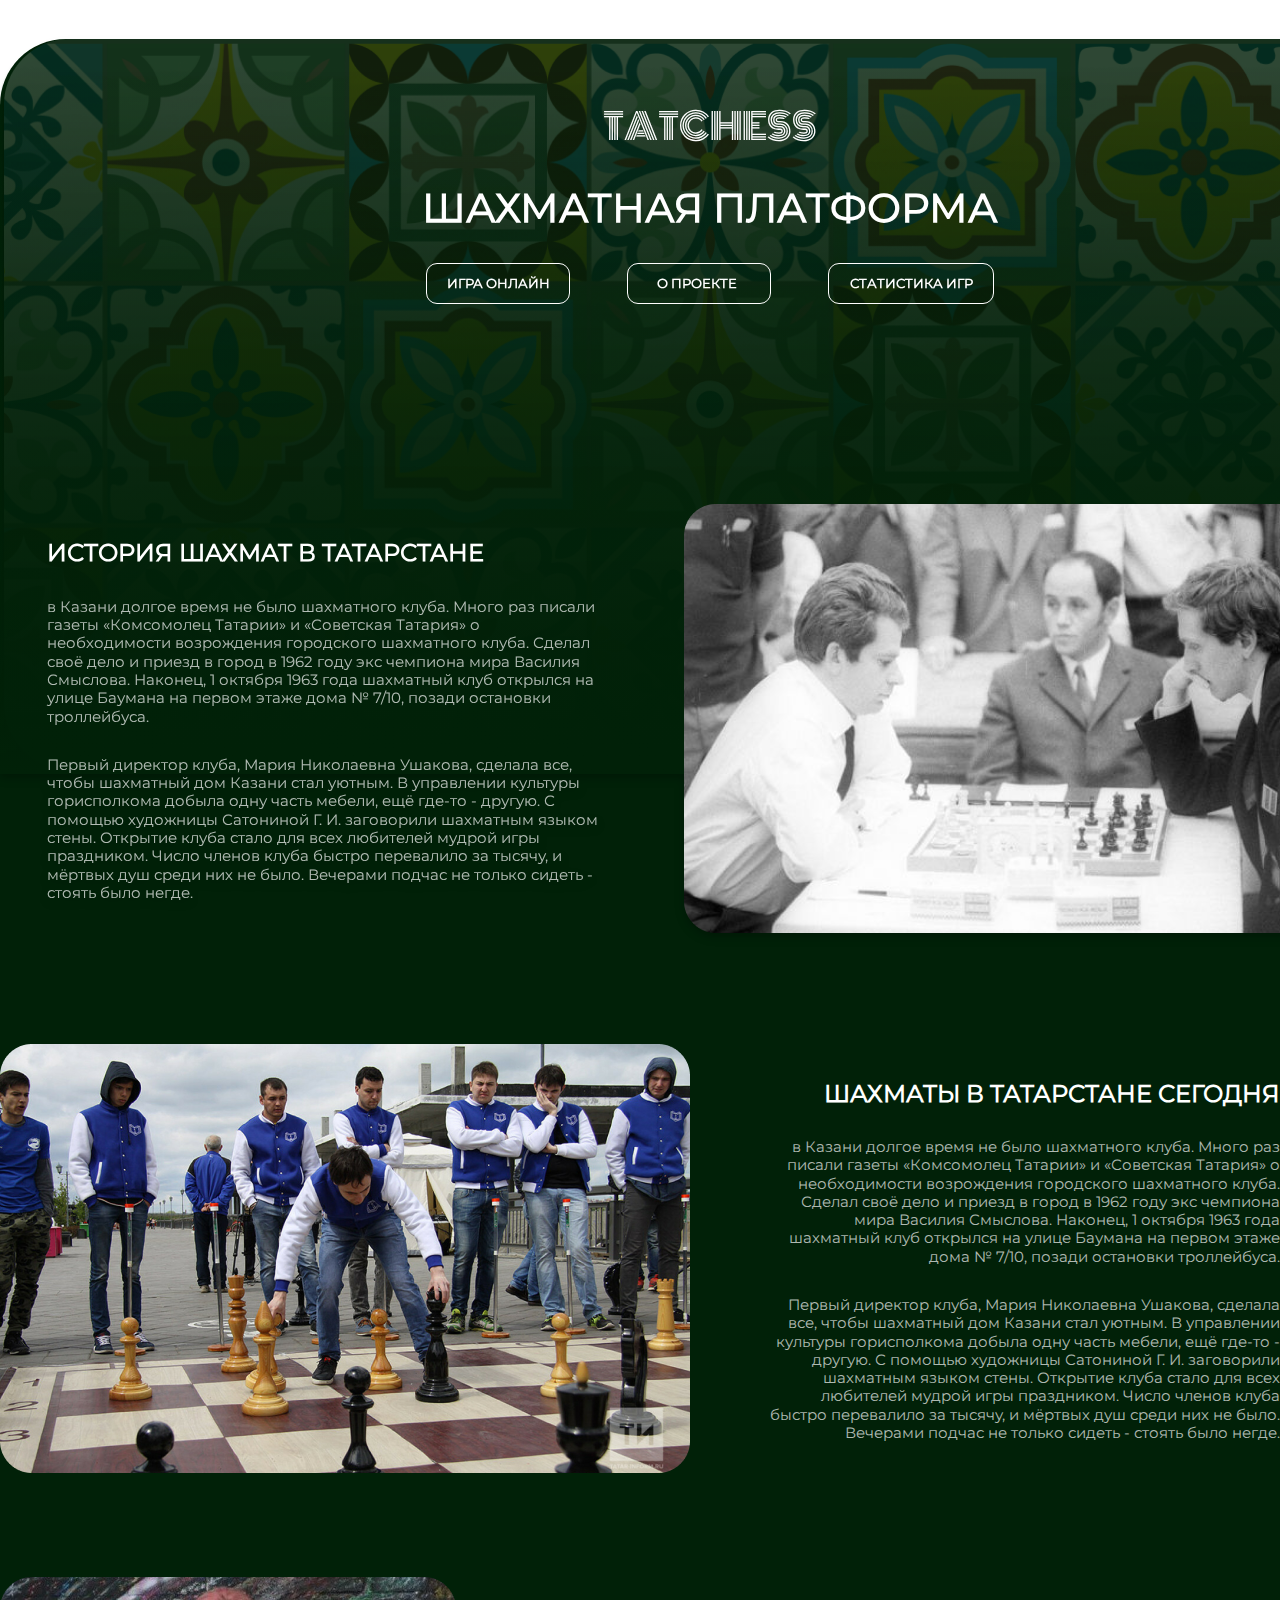
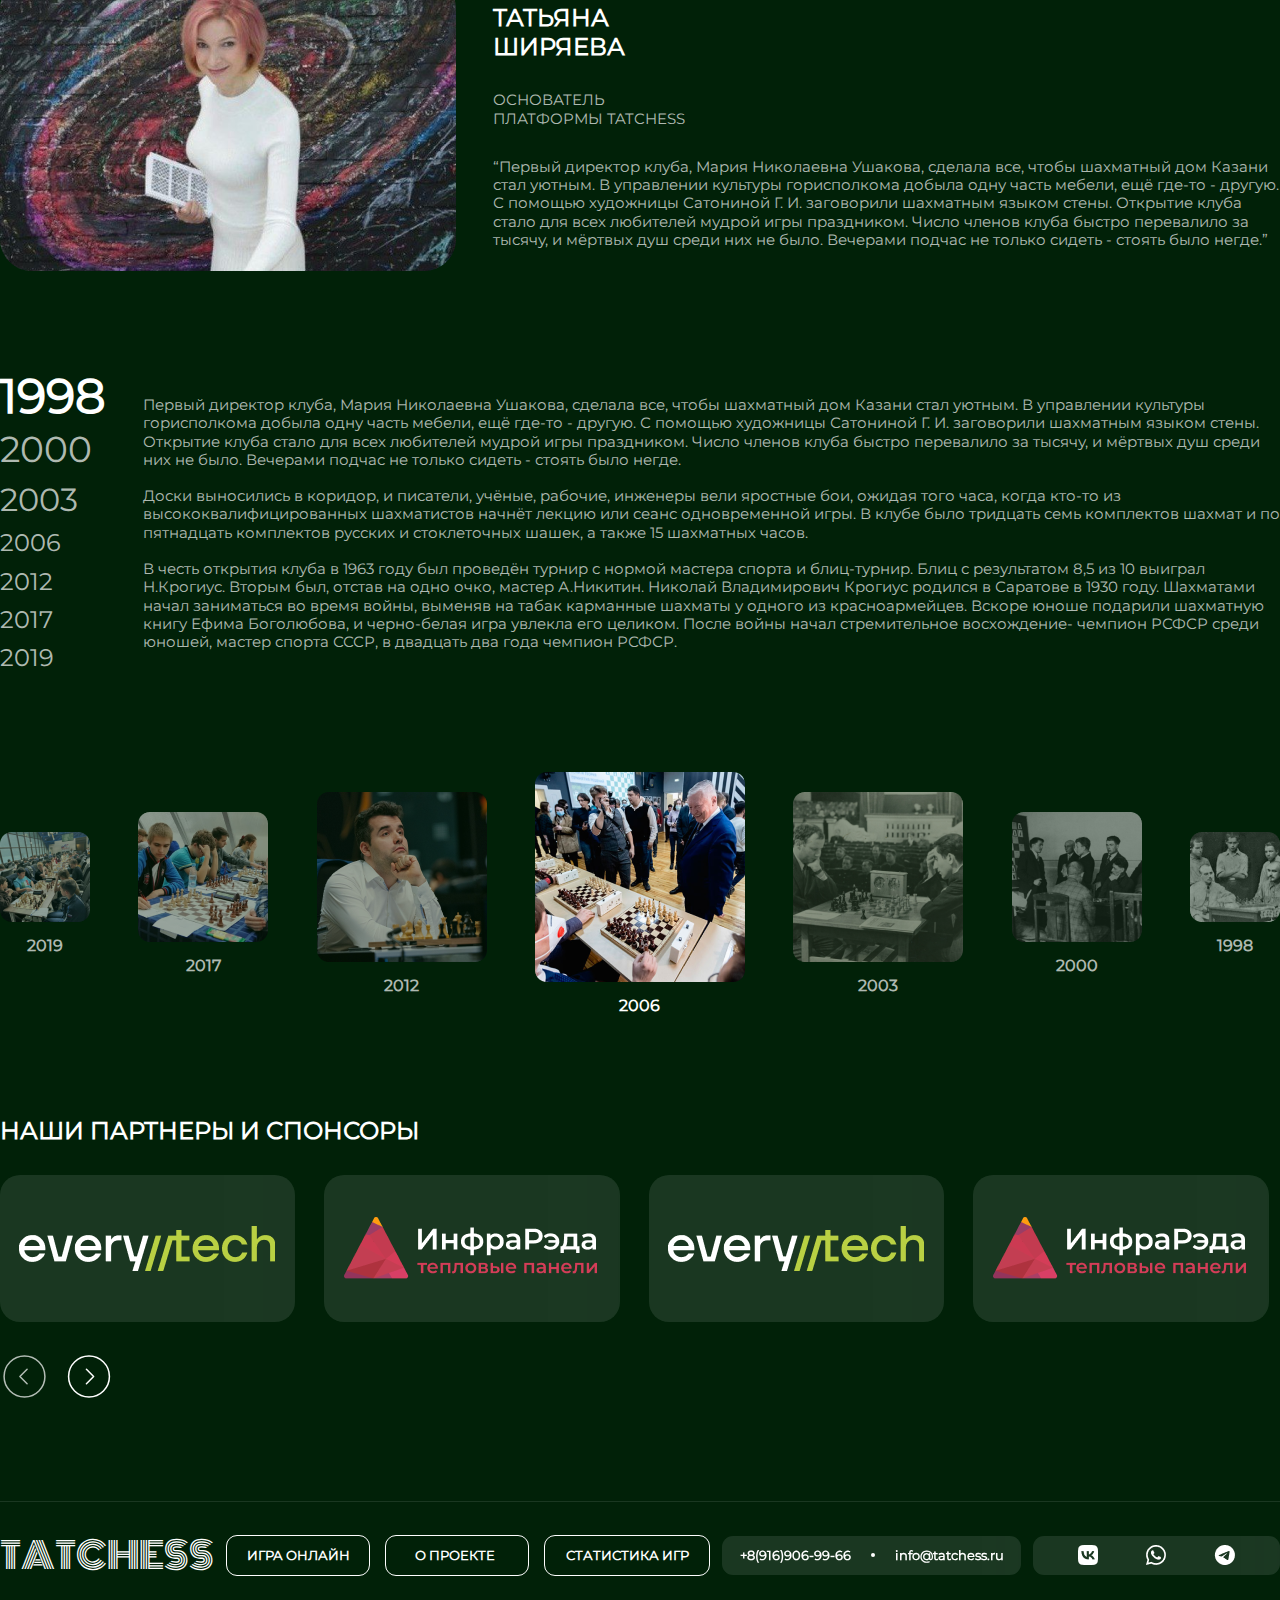
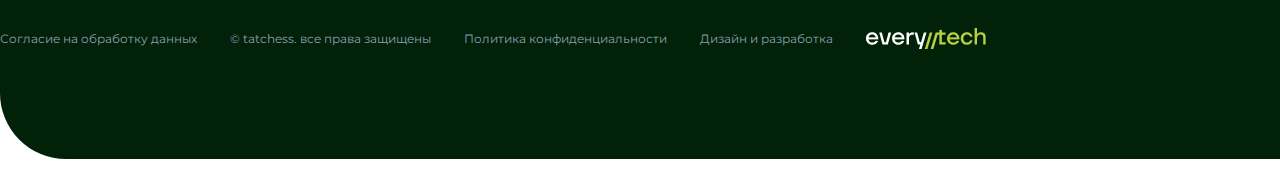
<file: index.html>
<!DOCTYPE html>
<html lang="en">

<head>
    <meta charset="UTF-8">
    <meta name="viewport" content="width=device-width, initial-scale=1.0">
    <title>TATCHESS</title>
    <link rel="stylesheet" href="assets/css/style.css">
    <link rel="shortcut icon" href="assets/media/favicon/T.png" type="image/x-icon">
    <!-- Swiper CSS -->
    <link rel="stylesheet" href="https://unpkg.com/swiper/swiper-bundle.min.css">

    <!-- Swiper JS -->
    <script src="https://unpkg.com/swiper/swiper-bundle.min.js"></script>
</head>

<body class="container">

    <!-- header_and_banner start -->

    <div class="backgr_2"></div>
    <div class="backgr">
        <header class="logo">TATCHESS</header>
        <div class="banner">
            <div class="banner_title">
                <h1>ШАХМАТНАЯ ПЛАТФОРМА</h1>
            </div>
            <div class="buttons">
                <a href="pages/game_online.html" class="btn1">ИГРА ОНЛАЙН</a>
                <a href="pages/tatiana.html" class="btn2">О ПРОЕКТЕ</a>
                <a href="pages/game_stats.html" class="btn3">СТАТИСТИКА ИГР</a>
            </div>
        </div>

        <!-- header_and_banner end -->

        <!-- chess_story start -->

        <div class="chess_story container_2">
            <div class="chess_story_left">
                <h2>ИСТОРИЯ ШАХМАТ В ТАТАРСТАНЕ</h2>
                <p>в Казани долгое время не было шахматного клуба. Много раз писали газеты «Комсомолец Татарии» и
                    «Советская Татария» о необходимости возрождения городского шахматного клуба. Сделал своё дело и
                    приезд в город в 1962 году экс чемпиона мира Василия Смыслова. Наконец, 1 октября 1963 года
                    шахматный клуб открылся на улице Баумана на первом этаже дома № 7/10, позади остановки троллейбуса.
                </p>
                <p>Первый директор клуба, Мария Николаевна Ушакова, сделала все, чтобы шахматный дом Казани стал уютным.
                    В управлении культуры горисполкома добыла одну часть мебели, ещё где-то - другую. С помощью
                    художницы Сатониной Г. И. заговорили шахматным языком стены. Открытие клуба стало для всех любителей
                    мудрой игры праздником. Число членов клуба быстро перевалило за тысячу, и мёртвых душ среди них не
                    было. Вечерами подчас не только сидеть - стоять было негде.
                </p>
            </div>
            <div class="chess_story_right">
                <img src="assets/media/chess_story/chess_story.png" alt="История шахмат">
            </div>
        </div>

        <!-- chess_story end -->

    </div>
    <!-- chess_today start -->
    <div class="chess_today container_2 mt-100">
        <div class="chess_today_left">
            <img src="assets/media/chess_today/chess_today.png" alt="Шахматы сегодня">
        </div>
        <div class="chess_today_right">
            <h2>ШАХМАТЫ В ТАТАРСТАНЕ СЕГОДНЯ</h2>
            <p>в Казани долгое время не было шахматного клуба. Много раз писали газеты «Комсомолец Татарии» и
                «Советская Татария» о необходимости возрождения городского шахматного клуба. Сделал своё дело и
                приезд в город в 1962 году экс чемпиона мира Василия Смыслова. Наконец, 1 октября 1963 года
                шахматный клуб открылся на улице Баумана на первом этаже дома № 7/10, позади остановки троллейбуса.
            </p>
            <p>Первый директор клуба, Мария Николаевна Ушакова, сделала все, чтобы шахматный дом Казани стал уютным.
                В управлении культуры горисполкома добыла одну часть мебели, ещё где-то - другую. С помощью
                художницы Сатониной Г. И. заговорили шахматным языком стены. Открытие клуба стало для всех любителей
                мудрой игры праздником. Число членов клуба быстро перевалило за тысячу, и мёртвых душ среди них не
                было. Вечерами подчас не только сидеть - стоять было негде.
            </p>
        </div>
    </div>

    <!-- chess_today end -->

    <!-- tatiana start -->

    <div class="tatiana container_2 mt-100">
        <div class="tatiana_left">
            <img src="assets/media/tatiana/tatiana.png" alt="Татьяна Ширяева">
        </div>
        <div class="tatiana_right">
            <h2>ТАТЬЯНА <br>ШИРЯЕВА </h2>
            <p>ОСНОВАТЕЛЬ <br>ПЛАТФОРМЫ TATCHESS</p>
            <P>“Первый директор клуба, Мария Николаевна Ушакова, сделала все, чтобы шахматный дом Казани стал
                уютным. В управлении культуры горисполкома добыла одну часть мебели, ещё где-то - другую. С помощью
                художницы Сатониной Г. И. заговорили шахматным языком стены. Открытие клуба стало для всех любителей
                мудрой игры праздником. Число членов клуба быстро перевалило за тысячу, и мёртвых душ среди них не
                было. Вечерами подчас не только сидеть - стоять было негде.”</P>
        </div>
    </div>

    <!-- tatiana end -->

    <!-- years start -->

    <div class="years container_2 mt-100">
        <div class="years_left">
            <h1 data-text="Первый директор клуба, Мария Николаевна Ушакова, сделала все, чтобы шахматный дом Казани стал уютным. В управлении культуры горисполкома добыла одну часть мебели, ещё где-то - другую. С помощью художницы Сатониной Г. И. заговорили шахматным языком стены. Открытие клуба стало для всех любителей мудрой игры праздником. Число членов клуба быстро перевалило за тысячу, и мёртвых душ среди них не было. Вечерами подчас не только сидеть - стоять было негде."
                data-text-2="Доски выносились в коридор, и писатели, учёные, рабочие, инженеры вели яростные
                бои, ожидая того часа, когда кто-то из высококвалифицированных шахматистов начнёт лекцию или сеанс
                одновременной игры. В клубе было тридцать семь комплектов шахмат и по пятнадцать комплектов русских и
                стоклеточных шашек, а также 15 шахматных часов." data-text-3="В честь открытия клуба в 1963 году был проведён турнир с нормой мастера спорта и
                блиц-турнир. Блиц с
                результатом 8,5 из 10 выиграл Н.Крогиус. Вторым был, отстав на одно очко, мастер А.Никитин. Николай
                Владимирович Крогиус родился в Саратове в 1930 году. Шахматами начал заниматься во время войны,
                выменяв
                на табак карманные шахматы у одного из красноармейцев. Вскоре юноше подарили шахматную книгу Ефима
                Боголюбова, и черно-белая игра увлекла его целиком. После войны начал стремительное восхождение-
                чемпион
                РСФСР среди юношей, мастер спорта СССР, в двадцать два года чемпион РСФСР.">
                1998
            </h1>

            <h2 data-text="В 2000 году шахматный клуб Казани вступил в новое тысячелетие с обновлённым духом и модернизированной инфраструктурой. Благодаря поддержке города была закуплена современная мебель, а стены украсили работы талантливых молодых художников. Клуб стал точкой притяжения для шахматистов всех возрастов. Здесь царил азарт и стремление к победам, особенно среди юных талантов, которые начали завоёвывать региональные и всероссийские награды."
                data-text-2="Появление компьютерных программ для анализа партий стало настоящим прорывом. Клуб организовал первый в истории Казани шахматный турнир с использованием компьютеров для фиксации ходов. Соревнования вызвали большой интерес у общественности и собрали более ста участников. Здесь можно было видеть, как молодые студенты ведут партии с опытными мастерами, изучая каждое движение до мелочей."
                data-text-3="Одним из главных событий года стало участие клуба в международном онлайн-матче, где казанские шахматисты продемонстрировали высокий уровень подготовки. Впервые в истории клуба дистанционные поединки открыли новые перспективы и позволили выйти за пределы локальных турниров. Это стало символом нового времени, где традиции мудрой игры сливаются с технологическим прогрессом.">
                2000</h2>
            <h3 data-text="В 2003 году шахматный клуб Казани праздновал своё 40-летие. К этому времени он превратился в центр интеллектуальной жизни города. Юбилей был отмечен крупным турниром, в котором приняли участие как именитые шахматисты, так и молодые дарования. В честь события клуб получил новую партию шахматных комплектов и часов, а стены украсили фотографии победителей разных лет."
                data-text-2="Клуб стал настоящим воспитателем новых поколений игроков. Особое внимание уделялось детям: регулярно проводились шахматные уроки и мини-турниры. Многие ребята впервые открыли для себя красоту и логику древней игры именно в этом доме. Преподаватели делились опытом, прививая любовь к шахматам с самых юных лет."
                data-text-3="В юбилейный год состоялся турнир памяти Николая Крогиуса, легендарного гроссмейстера и воспитанника клуба. Участники почтили память мастера, сыграв серии блиц-партий. Победителем стал молодой шахматист из Казани, который доказал, что традиции клуба живы и передаются новому поколению.">
                2003</h3>
            <h4 data-text="2006 год стал особенным для шахматного клуба Казани: в его стенах прошёл первый городской чемпионат среди школ. Более двухсот юных шахматистов сражались за звание лучшей команды. Победителями стали ученики 131-й школы, показавшие не только глубокие знания, но и поразительную выдержку."
                data-text-2="Техническое оснащение клуба вышло на новый уровень: были приобретены электронные доски и проекторы для проведения лекций и анализа партий. Это позволило шахматным занятиям выйти на качественно новый уровень. Шахматные лекции и сеансы одновременной игры теперь могли посещать гораздо больше зрителей."
                data-text-3="В этом же году клуб стал организатором областного турнира памяти Алексея Суэтина, выдающегося шахматиста и тренера. Участники турнира отметили высокий уровень организации и дружескую атмосферу, царившую в стенах клуба. Турнир укрепил престиж казанского шахматного дома как важного центра шахматной культуры.">
                2006</h4>
            <h4 data-text="В 2012 году шахматный клуб Казани стал участником грандиозного культурного проекта – международного фестиваля интеллектуальных игр. Сотни шахматистов со всего мира встретились в стенах клуба, чтобы помериться силами и обменяться опытом. Праздник получился ярким и масштабным, а клуб принял в свои ряды новых почётных членов."
                data-text-2="Важным событием года стало открытие новой шахматной школы для детей. Профессиональные тренеры разработали уникальную программу обучения, включающую теорию, практику и участие в турнирах. Родители с гордостью отмечали успехи своих детей, а клуб пополнился молодыми талантами, которые уверенно двигались к вершинам шахматного мастерства."
                data-text-3="Особый интерес вызвал блиц-турнир среди ветеранов. Опытные игроки, несмотря на годы, показали блестящую технику и стратегическое мышление. Победителем турнира стал мастер спорта Владимир Соколов, который продемонстрировал, что шахматы – это игра для всех возрастов и поколений.">
                2012</h4>
            <h4 data-text="2017 год ознаменовался проведением серии лекций и мастер-классов ведущих гроссмейстеров страны. Клуб принимал известных гостей, которые щедро делились своим опытом и стратегиями с юными шахматистами. В лекциях участвовали более трёхсот человек, а видео-записи разошлись по всей стране, вдохновляя шахматистов разного уровня."
                data-text-2="Шахматный клуб Казани также организовал городской фестиваль «Шахматы и культура», где участники могли не только сыграть партии, но и послушать музыкальные номера и посетить выставку картин на шахматную тематику. Мероприятие объединило творчество и интеллектуальный спорт, оставив яркие впечатления у всех гостей."
                data-text-3="Одним из значимых достижений клуба стало присвоение звания кандидатов в мастера спорта десяти молодым шахматистам, которые успешно прошли квалификационные турниры. Эти ребята стали гордостью клуба и символом его будущего развития.">
                2017</h4>
            <h4 data-text="В 2019 году шахматный клуб Казани отметил значительный рост числа участников. Более двух тысяч человек, от детей до ветеранов, регулярно посещали занятия и турниры. Клуб укрепился как один из ведущих шахматных центров страны, принимая гостей из ближнего и дальнего зарубежья."
                data-text-2="Одним из главных событий стало проведение чемпионата среди юношей и девушек, на котором были выявлены новые звёзды шахматной сцены. Юные участники показывали высокий уровень игры, уверенно обыгрывая более опытных соперников. Турнир стал ещё одним шагом в развитии молодёжного шахматного движения."
                data-text-3="Клуб также внедрил современные технологии для анализа партий: участники могли использовать компьютерные платформы для оттачивания своих стратегий. Это позволило поднять качество подготовки и сделать занятия более интересными и продуктивными для всех любителей мудрой игры.">
                2019</h4>
        </div>
        <div class="years_right">
            <p id="year-description">Первый директор клуба, Мария Николаевна Ушакова, сделала все, чтобы шахматный дом
                Казани стал уютным. В управлении культуры горисполкома добыла одну часть мебели, ещё где-то - другую. С
                помощью художницы Сатониной Г. И. заговорили шахматным языком стены. Открытие клуба стало для всех
                любителей мудрой игры праздником. Число членов клуба быстро перевалило за тысячу, и мёртвых душ среди
                них не было. Вечерами подчас не только сидеть - стоять было негде.</p>
            <p id="year-description-2">Доски выносились в коридор, и писатели, учёные, рабочие, инженеры вели яростные
                бои, ожидая того часа, когда кто-то из высококвалифицированных шахматистов начнёт лекцию или сеанс
                одновременной игры. В клубе было тридцать семь комплектов шахмат и по пятнадцать комплектов русских и
                стоклеточных шашек, а также 15 шахматных часов.</p>
            <p id="year-description-3">В честь открытия клуба в 1963 году был проведён турнир с нормой мастера спорта и
                блиц-турнир. Блиц с
                результатом 8,5 из 10 выиграл Н.Крогиус. Вторым был, отстав на одно очко, мастер А.Никитин. Николай
                Владимирович Крогиус родился в Саратове в 1930 году. Шахматами начал заниматься во время войны,
                выменяв
                на табак карманные шахматы у одного из красноармейцев. Вскоре юноше подарили шахматную книгу Ефима
                Боголюбова, и черно-белая игра увлекла его целиком. После войны начал стремительное восхождение-
                чемпион
                РСФСР среди юношей, мастер спорта СССР, в двадцать два года чемпион РСФСР.</p>
        </div>

        <script>
            document.addEventListener("DOMContentLoaded", function () {
                const years = document.querySelectorAll('.years_left h1, .years_left h2, .years_left h3, .years_left h4');
                const description = document.getElementById('year-description');
                const description2 = document.getElementById('year-description-2');
                const description3 = document.getElementById('year-description-3');

                years.forEach(year => {
                    year.addEventListener('click', function () {
                        // Сброс размеров и цветов
                        years.forEach(y => {
                            y.style.fontSize = y.tagName === 'H1' ? '48px' : (y.tagName === 'H2' ? '36px' : (y.tagName === 'H3' ? '32px' : '24px'));
                            y.style.color = 'rgba(255, 255, 255, 0.7)';
                        });

                        // Увеличение размера и изменение цвета выбранного года
                        this.style.fontSize = '48px'; // Задайте желаемый размер для выбранного года
                        this.style.color = 'white';

                        // Изменение текста в параграфах
                        description.textContent = this.getAttribute('data-text');
                        description2.textContent = this.getAttribute('data-text-2');
                        description3.textContent = this.getAttribute('data-text-3');
                    });
                });
            });



        </script>
    </div>
    <div class="years_images container_2 mt-100">
        <div class="years_images_block">
            <div class="img_block">
                <img src="assets/media/years_images/2019.png" alt="2019">
                <figcaption>2019</figcaption>
            </div>
            <div class="img_block">
                <img src="assets/media/years_images/2017.png" alt="2017">
                <figcaption>2017</figcaption>
            </div>
            <div class="img_block">
                <img src="assets/media/years_images/2012.png" alt="2012">
                <figcaption>2012</figcaption>
            </div>
            <div class="img_block">
                <img src="assets/media/years_images/2006.png" alt="2006">
                <figcaption class="active">2006</figcaption>
            </div>
            <div class="img_block">
                <img src="assets/media/years_images/2003.png" alt="2003">
                <figcaption>2003</figcaption>
            </div>
            <div class="img_block">
                <img src="assets/media/years_images/2000.png" alt="2000">
                <figcaption>2000</figcaption>
            </div>
            <div class="img_block">
                <img src="assets/media/years_images/1998.png" alt="1998">
                <figcaption>1998</figcaption>
            </div>
        </div>
    </div>
    <script>document.addEventListener('DOMContentLoaded', () => {
            const imgBlocks = document.querySelectorAll('.img_block');

            imgBlocks.forEach(block => {
                block.addEventListener('click', () => {
                    // Убираем класс active у всех блоков
                    imgBlocks.forEach(b => {
                        const img = b.querySelector('img');
                        const caption = b.querySelector('figcaption');
                        img.classList.remove('active');
                        caption.classList.remove('active');
                        b.style.transform = 'scale(1)'; // Возвращаем масштаб к норме
                    });

                    // Добавляем класс active к текущему блоку
                    const currentImg = block.querySelector('img');
                    const currentCaption = block.querySelector('figcaption');
                    currentImg.classList.add('active');
                    currentCaption.classList.add('active');
                    block.style.transform = 'scale(1.5)'; // Увеличиваем текущее изображение
                });
            });
        });
    </script>

    <!-- years end -->

    <!-- partners start -->

    <div class="partners container_2 mt-100">
        <h2>НАШИ ПАРТНЕРЫ И СПОНСОРЫ</h2>
        <div class="slider">
            <div class="slider-container">
                <div class="slider-track">
                    <div class="slide"><img src="assets/media/partners/everytech.png" alt="everytech"></div>
                    <div class="slide"><img src="assets/media/partners/infraRada.png" alt="ИнфраРед"></div>
                    <div class="slide"><img src="assets/media/partners/everytech.png" alt="everytech"></div>
                    <div class="slide"><img src="assets/media/partners/infraRada.png" alt="ИнфраРед"></div>
                    <div class="slide"><img src="assets/media/partners/everytech.png" alt="everytech"></div>
                    <div class="slide"><img src="assets/media/partners/infraRada.png" alt="ИнфраРед"></div>
                </div>
            </div>
        </div>
        <div class="partner_arrows">
            <img src="assets/media/partners/arrow_left.svg" alt="Назад" class="arrow left-arrow" id="prevBtn">
            <img src="assets/media/partners/arrow_right.svg" alt="Далее" class="arrow right-arrow" id="nextBtn">
        </div>
    </div>
    <script>
        document.addEventListener("DOMContentLoaded", () => {
            const sliderTrack = document.querySelector('.slider-track');
            const slides = document.querySelectorAll('.slide');
            const prevBtn = document.getElementById('prevBtn');
            const nextBtn = document.getElementById('nextBtn');

            let index = 0;
            const slidesToShow = 4; // Количество отображаемых слайдов
            const slideWidth = 81 / slidesToShow; // Ширина одного слайда в %

            // Установка ширины для слайдов
            sliderTrack.style.width = `${slides.length * slideWidth}%`;
            slides.forEach(slide => {
                slide.style.width = `${slideWidth}%`;
            });

            // Переход к следующему слайду
            nextBtn.addEventListener('click', () => {
                if (index < slides.length - slidesToShow) {
                    index++;
                } else {
                    index = 0; // Возврат в начало
                }
                updateSlider();
            });

            // Переход к предыдущему слайду
            prevBtn.addEventListener('click', () => {
                if (index > 0) {
                    index--;
                } else {
                    index = slides.length - slidesToShow; // Переход в конец
                }
                updateSlider();
            });

            // Обновление позиции слайдов
            function updateSlider() {
                sliderTrack.style.transform = `translateX(-${index * slideWidth}%)`;
            }
        });

    </script>


    <!-- partners end -->

    <!-- footer start -->

    <footer class="container_2 mt-100">
        <div class="footer_line"></div>
        <div class="footer_menu">
            <div class="footer_logo">TATCHESS</div>
            <div class="footer_buttons">
                <a href="pages/game_online.html" class="btn1">ИГРА ОНЛАЙН</a>
                <a href="pages/tatiana.html" class="btn2">О ПРОЕКТЕ</a>
                <a href="pages/game_stats.html" class="btn3">СТАТИСТИКА ИГР</a>
            </div>
            <div class="contact_block">
                <a href="tel:+79169069966">+8(916)906-99-66</a>
                <div class="circle"></div>
                <a href="mailto:info@tatchess.ru">info@tatchess.ru</a>
            </div>
            <div class="social_icons">
                <img src="assets/media/footer/vk.png" alt="VK">
                <img src="assets/media/footer/ws.png" alt="WhatsApp">
                <img src="assets/media/footer/tg.png" alt="Telegram">
            </div>
        </div>
        <div class="footer_bottom_menu">
            <a href="#">Согласие на обработку данных</a>
            <a href="#">© tatchess. все права защищены</a>
            <a href="#">Политика конфиденциальности</a>
            <a href="#">Дизайн и разработка</a>
            <img src="assets/media/footer/everytech.png" alt="EveryTech">
        </div>
    </footer>

    <!-- footer end -->

</body>

</html>
</file>
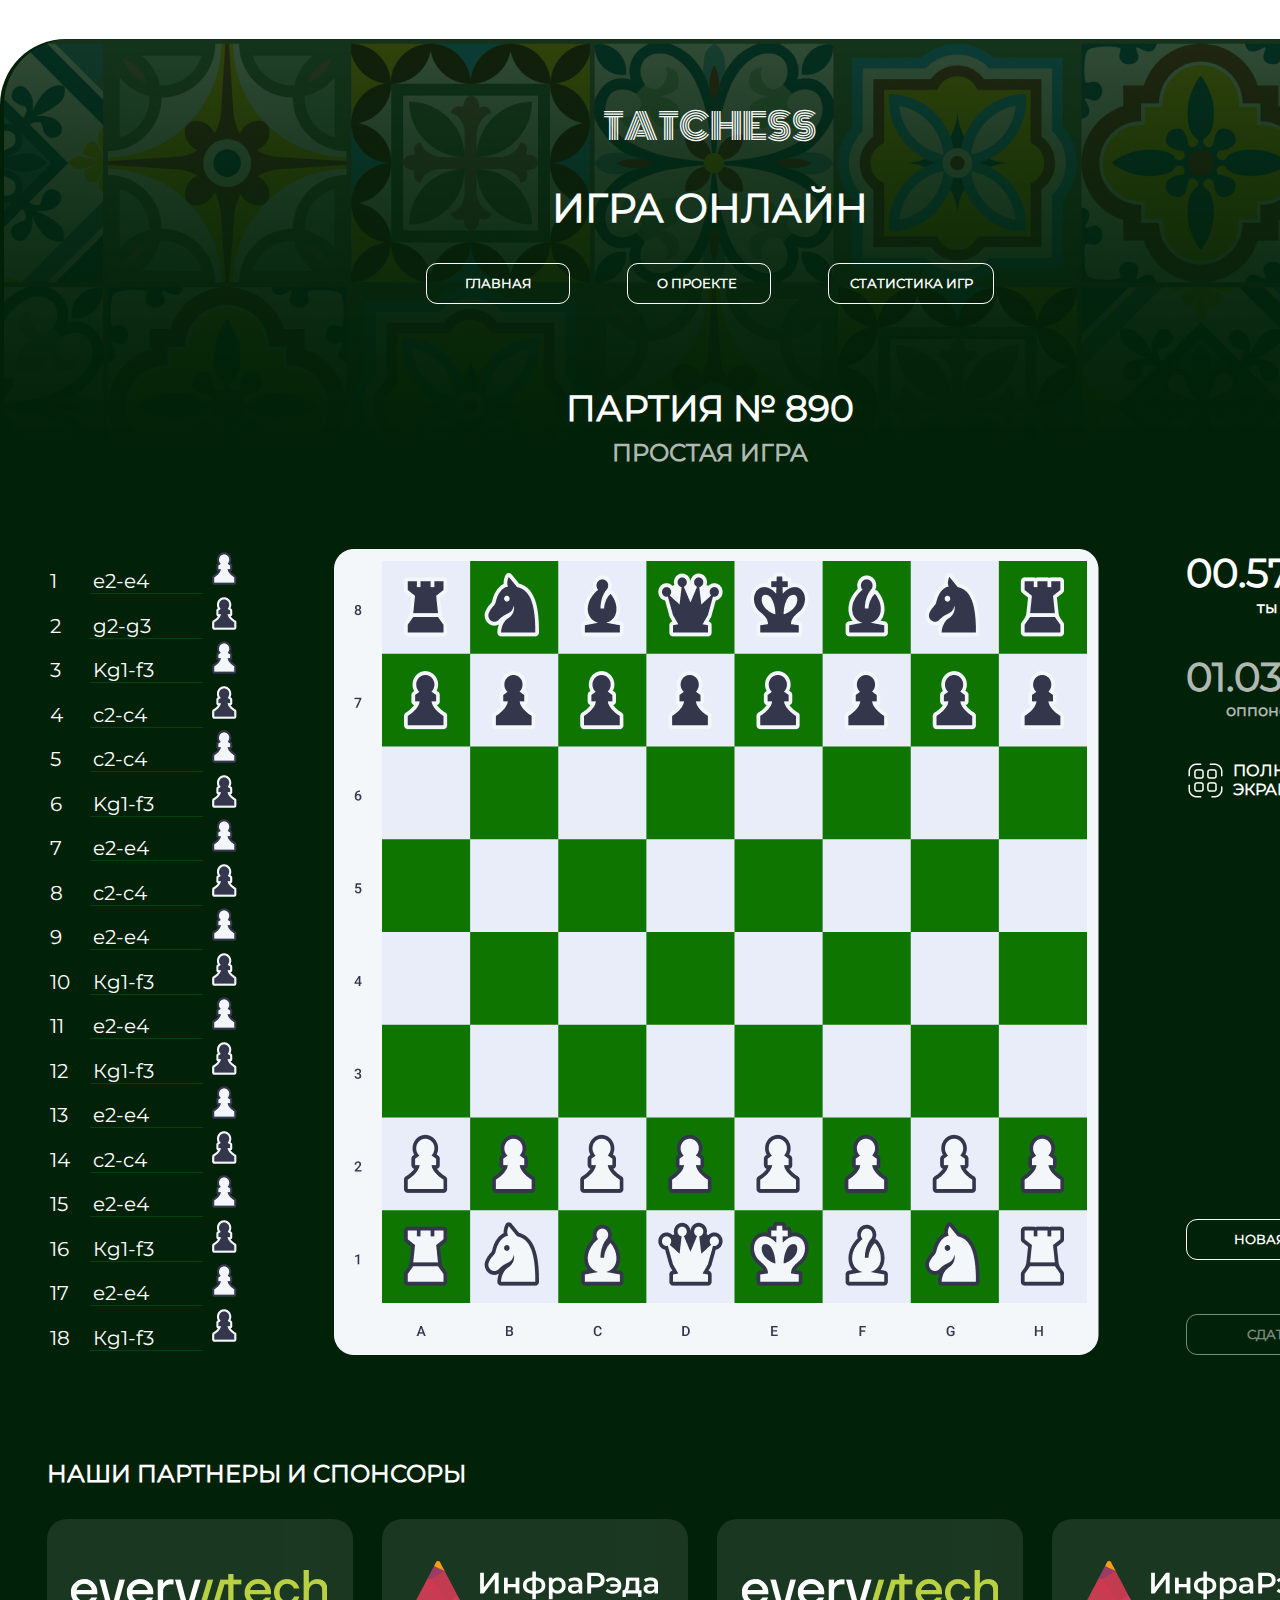
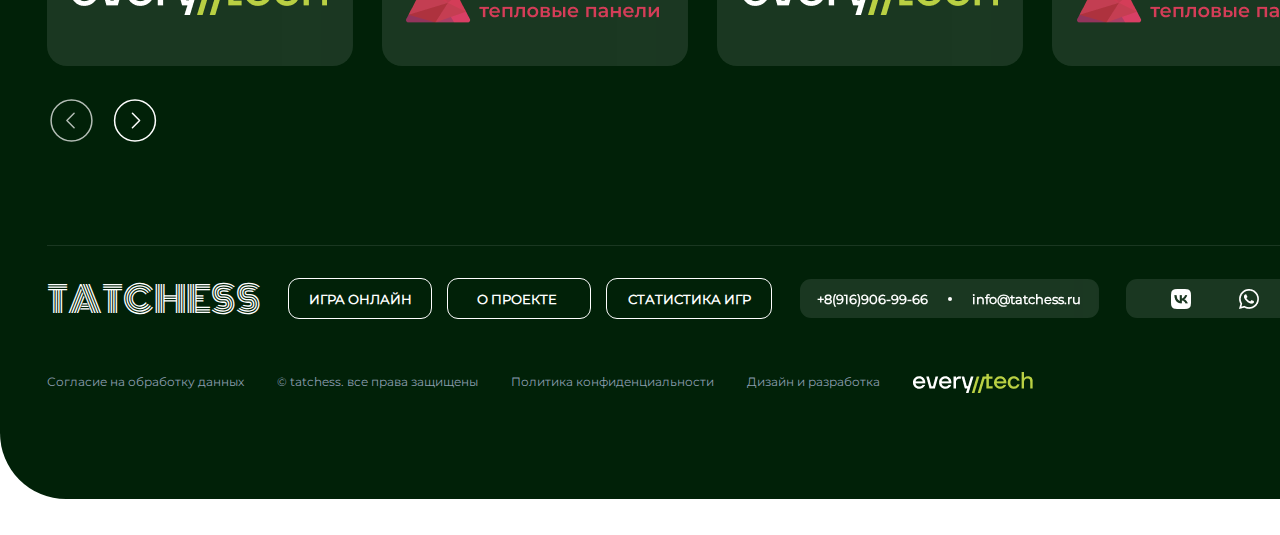
<file: pages/game_chess.html>
<!DOCTYPE html>
<html lang="ru">

<head>
    <meta charset="UTF-8">
    <meta name="viewport" content="width=device-width, initial-scale=1.0">
    <title>ИГРА ОНЛАЙН</title>
    <link rel="stylesheet" href="../assets/css/style.css">
    <link rel="shortcut icon" href="../assets/media/favicon/T.png" type="image/x-icon">
</head>

<body class="container">
    <div class="game_chess_backgr_2"></div>
    <div class="stats_backgr">
        <header class="logo">TATCHESS</header>
        <div class="stats_banner">
            <div class="banner_title">
                <h1>ИГРА ОНЛАЙН</h1>
            </div>
            <div class="stats_buttons">
                <a href="../index.html" class="btn1">ГЛАВНАЯ</a>
                <a href="../pages/tatiana.html" class="btn2">О ПРОЕКТЕ</a>
                <a href="../pages/game_stats.html" class="btn3">СТАТИСТИКА ИГР</a>
            </div>
        </div>
        <div class="game_online container_2">
            <div class="game_online_title">
                <h2>ПАРТИЯ № 890</h2>
                <h3>ПРОСТАЯ ИГРА</h3>
            </div>
            <div class="game_menu">
                <div class="table">
                    <table>
                        <tr>
                            <td>1</td>
                            <td>e2-e4</td>
                            <td class="td_img">
                                <img src="../assets/media/game_chess/white.png" alt="">
                            </td>
                        </tr>
                        <tr>
                            <td>2</td>
                            <td>g2-g3</td>
                            <td>
                                <img src="../assets/media/game_chess/black.png" alt="">
                            </td>
                        </tr>
                        <tr>
                            <td>3</td>
                            <td>Kg1-f3</td>
                            <td>
                                <img src="../assets/media/game_chess/white.png" alt="">
                            </td>
                        </tr>
                        <tr>
                            <td>4</td>
                            <td>c2-c4</td>
                            <td>
                                <img src="../assets/media/game_chess/black.png" alt="">
                            </td>
                        </tr>
                        <tr>
                            <td>5</td>
                            <td>c2-c4</td>
                            <td>
                                <img src="../assets/media/game_chess/white.png" alt="">
                            </td>
                        </tr>
                        <tr>
                            <td>6</td>
                            <td>Kg1-f3</td>
                            <td>
                                <img src="../assets/media/game_chess/black.png" alt="">
                            </td>
                        </tr>
                        <tr>
                            <td>7</td>
                            <td>e2-e4</td>
                            <td>
                                <img src="../assets/media/game_chess/white.png" alt="">
                            </td>
                        </tr>
                        <tr>
                            <td>8</td>
                            <td>c2-c4</td>
                            <td>
                                <img src="../assets/media/game_chess/black.png" alt="">
                            </td>
                        </tr>
                        <tr>
                            <td>9</td>
                            <td>e2-e4</td>
                            <td>
                                <img src="../assets/media/game_chess/white.png" alt="">
                            </td>
                        </tr>
                        <tr>
                            <td>10</td>
                            <td>Кg1-f3</td>
                            <td>
                                <img src="../assets/media/game_chess/black.png" alt="">
                            </td>
                        </tr>
                        <tr>
                            <td>11</td>
                            <td>e2-e4</td>
                            <td>
                                <img src="../assets/media/game_chess/white.png" alt="">
                            </td>
                        </tr>
                        <tr>
                            <td>12</td>
                            <td>Кg1-f3</td>
                            <td>
                                <img src="../assets/media/game_chess/black.png" alt="">
                            </td>
                        </tr>
                        <tr>
                            <td>13</td>
                            <td>e2-e4</td>
                            <td>
                                <img src="../assets/media/game_chess/white.png" alt="">
                            </td>
                        </tr>
                        <tr>
                            <td>14</td>
                            <td>c2-c4</td>
                            <td>
                                <img src="../assets/media/game_chess/black.png" alt="">
                            </td>
                        </tr>
                        <tr>
                            <td>15</td>
                            <td>e2-e4</td>
                            <td>
                                <img src="../assets/media/game_chess/white.png" alt="">
                            </td>
                        </tr>
                        <tr>
                            <td>16</td>
                            <td>Кg1-f3</td>
                            <td>
                                <img src="../assets/media/game_chess/black.png" alt="">
                            </td>
                        </tr>
                        <tr>
                            <td>17</td>
                            <td>e2-e4</td>
                            <td>
                                <img src="../assets/media/game_chess/white.png" alt="">
                            </td>
                        </tr>
                        <tr>
                            <td>18</td>
                            <td>Кg1-f3</td>
                            <td>
                                <img src="../assets/media/game_chess/black.png" alt="">
                            </td>
                        </tr>
                    </table>
                </div>
                <div class="board">
                    <img src="../assets/media/game_chess/board.png" alt="">
                </div>
                <div class="time_block">
                    <div class="you">
                        <h2>00.57.90</h2>
                        <p>ты</p>
                    </div>
                    <div class="opponent">
                        <h2>01.03.45</h2>
                        <p>оппонент</p>
                    </div>
                    <div class="scan">
                        <img src="../assets/media/game_chess/scan-barcode.png" alt="">
                        <p>ПОЛНЫЙ<br> ЭКРАН</p>
                    </div>
                    <div class="btns">
                        <button class="chess_btn">НОВАЯ ИГРА</button>
                        <button class="chess_btn2">СДАТЬСЯ</button>
                    </div>
                </div>
            </div>
        </div>

        <!-- partners start -->

        <div class="partners container_2 mt-100">
            <h2>НАШИ ПАРТНЕРЫ И СПОНСОРЫ</h2>
            <div class="slider">
                <div class="slider-container">
                    <div class="slider-track">
                        <div class="slide"><img src="../assets/media/partners/everytech.png" alt="everytech"></div>
                        <div class="slide"><img src="../assets/media/partners/infraRada.png" alt="ИнфраРед"></div>
                        <div class="slide"><img src="../assets/media/partners/everytech.png" alt="everytech"></div>
                        <div class="slide"><img src="../assets/media/partners/infraRada.png" alt="ИнфраРед"></div>
                        <div class="slide"><img src="../assets/media/partners/everytech.png" alt="everytech"></div>
                        <div class="slide"><img src="../assets/media/partners/infraRada.png" alt="ИнфраРед"></div>
                    </div>
                </div>
            </div>
            <div class="partner_arrows">
                <img src="../assets/media/partners/arrow_left.svg" alt="Назад" class="arrow left-arrow" id="prevBtn">
                <img src="../assets/media/partners/arrow_right.svg" alt="Далее" class="arrow right-arrow" id="nextBtn">
            </div>
        </div>
        <script>
            document.addEventListener("DOMContentLoaded", () => {
                const sliderTrack = document.querySelector('.slider-track');
                const slides = document.querySelectorAll('.slide');
                const prevBtn = document.getElementById('prevBtn');
                const nextBtn = document.getElementById('nextBtn');

                let index = 0;
                const slidesToShow = 4; // Количество отображаемых слайдов
                const slideWidth = 81 / slidesToShow; // Ширина одного слайда в %

                // Установка ширины для слайдов
                sliderTrack.style.width = `${slides.length * slideWidth}%`;
                slides.forEach(slide => {
                    slide.style.width = `${slideWidth}%`;
                });

                // Переход к следующему слайду
                nextBtn.addEventListener('click', () => {
                    if (index < slides.length - slidesToShow) {
                        index++;
                    } else {
                        index = 0; // Возврат в начало
                    }
                    updateSlider();
                });

                // Переход к предыдущему слайду
                prevBtn.addEventListener('click', () => {
                    if (index > 0) {
                        index--;
                    } else {
                        index = slides.length - slidesToShow; // Переход в конец
                    }
                    updateSlider();
                });

                // Обновление позиции слайдов
                function updateSlider() {
                    sliderTrack.style.transform = `translateX(-${index * slideWidth}%)`;
                }
            });

        </script>
        <!-- partners end -->

        <!-- footer start -->
        <footer class="container_2 mt-100">
            <div class="footer_line"></div>
            <div class="footer_menu">
                <div class="footer_logo">TATCHESS</div>
                <div class="footer_buttons">
                    <a href="../pages/game_online.html" class="btn1">ИГРА ОНЛАЙН</a>
                    <a href="../pages/tatiana.html" class="btn2">О ПРОЕКТЕ</a>
                    <a href="../pages/game_stats.html" class="btn3">СТАТИСТИКА ИГР</a>
                </div>
                <div class="contact_block">
                    <a href="tel:+79169069966">+8(916)906-99-66</a>
                    <div class="circle"></div>
                    <a href="mailto:info@tatchess.ru">info@tatchess.ru</a>
                </div>
                <div class="social_icons">
                    <img src="../assets/media/footer/vk.png" alt="VK">
                    <img src="../assets/media/footer/ws.png" alt="WhatsApp">
                    <img src="../assets/media/footer/tg.png" alt="Telegram">
                </div>
            </div>
            <div class="footer_bottom_menu">
                <a href="#">Согласие на обработку данных</a>
                <a href="#">© tatchess. все права защищены</a>
                <a href="#">Политика конфиденциальности</a>
                <a href="#">Дизайн и разработка</a>
                <img src="../assets/media/footer/everytech.png" alt="EveryTech">
            </div>
        </footer>

        <!-- footer end -->
    </div>
</body>
</file>
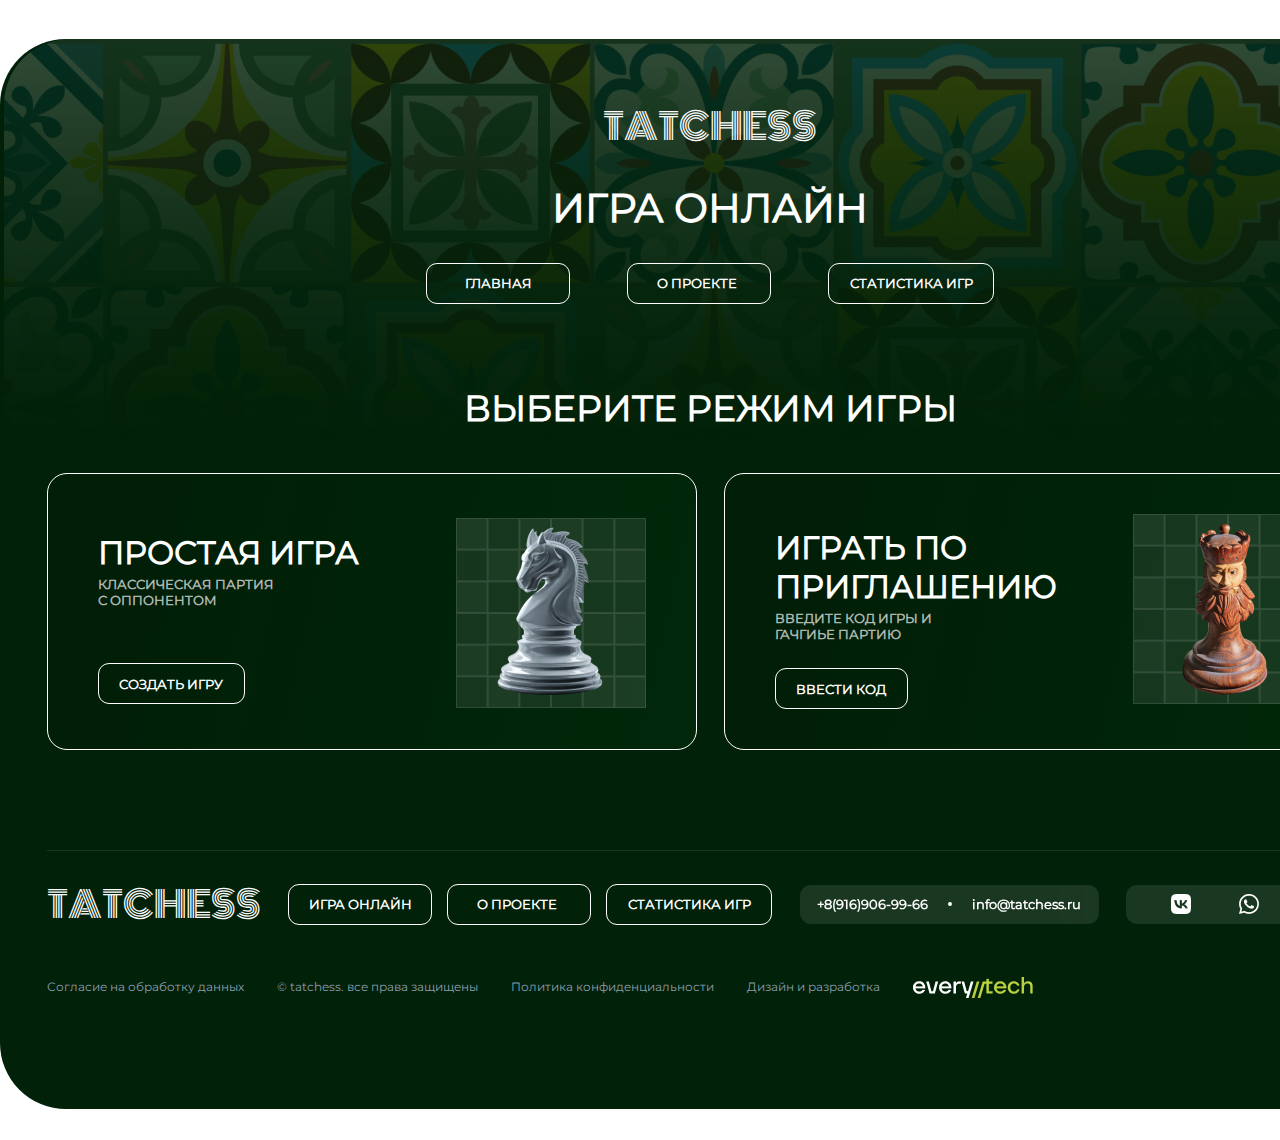
<file: pages/game_online.html>
<!DOCTYPE html>
<html lang="ru">

<head>
    <meta charset="UTF-8">
    <meta name="viewport" content="width=device-width, initial-scale=1.0">
    <title>ИГРА ОНЛАЙН</title>
    <link rel="stylesheet" href="../assets/css/style.css">
    <link rel="shortcut icon" href="../assets/media/favicon/T.png" type="image/x-icon">
</head>

<body class="container">
    <div class="game_online_backgr_2"></div>
    <div class="stats_backgr">
        <header class="logo">TATCHESS</header>
        <div class="stats_banner">
            <div class="banner_title">
                <h1>ИГРА ОНЛАЙН</h1>
            </div>
            <div class="stats_buttons">
                <a href="../index.html" class="btn1">ГЛАВНАЯ</a>
                <a href="../pages/tatiana.html" class="btn2">О ПРОЕКТЕ</a>
                <a href="../pages/game_stats.html" class="btn3">СТАТИСТИКА ИГР</a>
            </div>
        </div>
        <div class="game_online container_2">
            <div class="game_online_title">
                <h2>ВЫБЕРИТЕ РЕЖИМ ИГРЫ</h2>
            </div>
            <div class="game_blocks">
                <div class="left_game_block">
                    <div class="game_block_info">
                        <div class="text_left">
                            <h3>ПРОСТАЯ ИГРА</h3>
                            <p>КЛАССИЧЕСКАЯ ПАРТИЯ<br>С ОППОНЕНТОМ</p>
                            <a href="../pages/game_chess.html" class="game_btn">СОЗДАТЬ ИГРУ</a>
                        </div>
                        <img src="../assets/media/game_blocks/left_photo.png" alt="">
                    </div>
                </div>
                <div class="right_game_block">
                    <div class="game_block_info">
                        <div class="text_right">
                            <h3>ИГРАТЬ ПО<br>ПРИГЛАШЕНИЮ</h3>
                            <p>ВВЕДИТЕ КОД ИГРЫ И<br>ГАЧГИЬЕ ПАРТИЮ</p>
                            <a href="../pages/game_chess.html" class="game_btn">ВВЕСТИ КОД</a>
                        </div>
                        <img src="../assets/media/game_blocks/right_photo.png" alt="">
                    </div>
                </div>
            </div>
        </div>

        <!-- footer start -->

        <footer class="container_2 mt-100">
            <div class="footer_line"></div>
            <div class="footer_menu">
                <div class="footer_logo">TATCHESS</div>
                <div class="footer_buttons">
                    <a href="../pages/game_online.html" class="btn1">ИГРА ОНЛАЙН</a>
                    <a href="../pages/tatiana.html" class="btn2">О ПРОЕКТЕ</a>
                    <a href="../pages/game_stats.html" class="btn3">СТАТИСТИКА ИГР</a>
                </div>
                <div class="contact_block">
                    <a href="tel:+79169069966">+8(916)906-99-66</a>
                    <div class="circle"></div>
                    <a href="mailto:info@tatchess.ru">info@tatchess.ru</a>
                </div>
                <div class="social_icons">
                    <img src="../assets/media/footer/vk.png" alt="VK">
                    <img src="../assets/media/footer/ws.png" alt="WhatsApp">
                    <img src="../assets/media/footer/tg.png" alt="Telegram">
                </div>
            </div>
            <div class="footer_bottom_menu">
                <a href="#">Согласие на обработку данных</a>
                <a href="#">© tatchess. все права защищены</a>
                <a href="#">Политика конфиденциальности</a>
                <a href="#">Дизайн и разработка</a>
                <img src="../assets/media/footer/everytech.png" alt="EveryTech">
            </div>
        </footer>

        <!-- footer end -->
    </div>
</body>

</html>
</file>
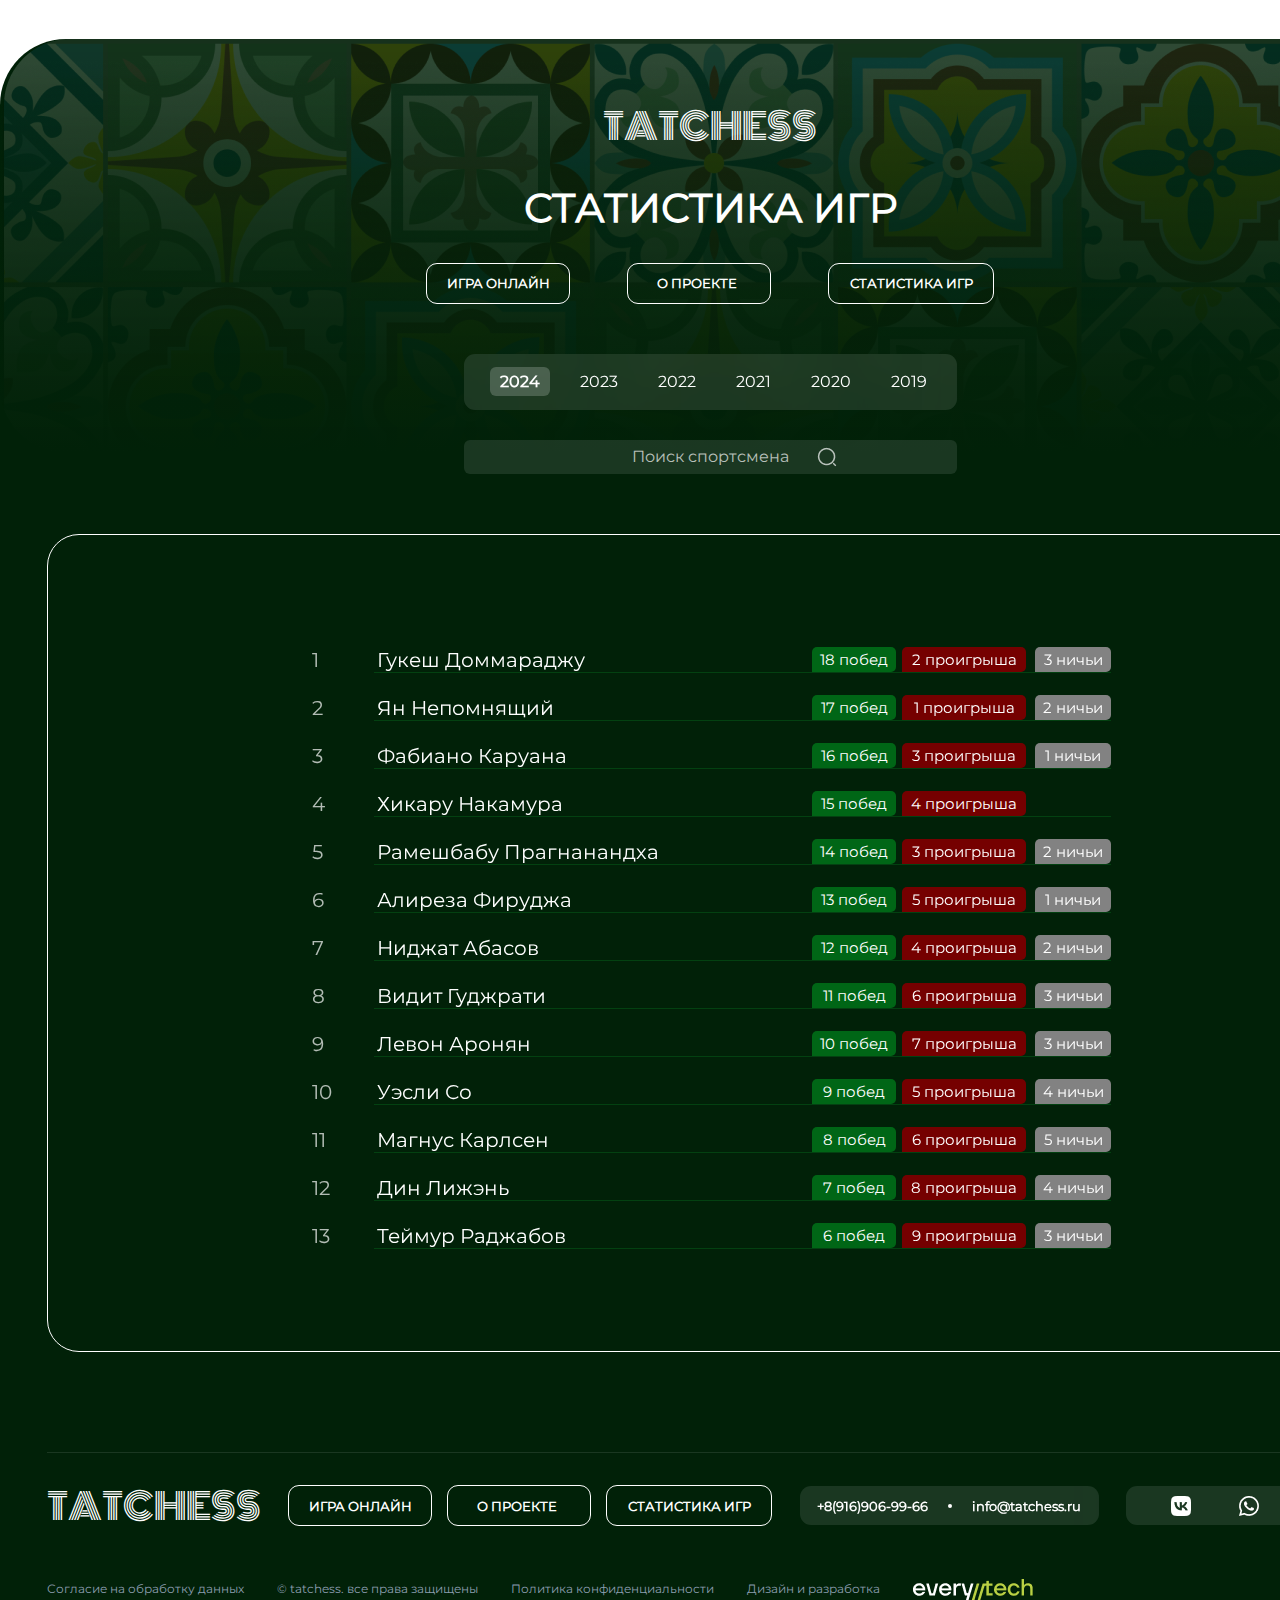
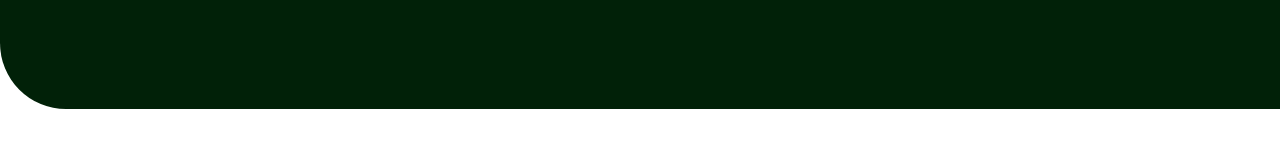
<file: pages/game_stats.html>
<!DOCTYPE html>
<html lang="ru">

<head>
    <meta charset="UTF-8">
    <meta name="viewport" content="width=device-width, initial-scale=1.0">
    <title>Document</title>
    <link rel="stylesheet" href="../assets/css/style.css">
    <link rel="shortcut icon" href="../assets/media/favicon/T.png" type="image/x-icon">
</head>

<body class="container">

    <!-- header_and_banner start -->

    <div class="stats_backgr_2"></div>
    <div class="stats_backgr">
        <header class="logo">TATCHESS</header>
        <div class="stats_banner">
            <div class="banner_title">
                <h1>СТАТИСТИКА ИГР</h1>
            </div>
            <div class="stats_buttons">
                <a href="../pages/game_online.html" class="btn1">ИГРА ОНЛАЙН</a>
                <a href="../pages/tatiana.html" class="btn2">О ПРОЕКТЕ</a>
                <a href="../pages/game_stats.html" class="btn3">СТАТИСТИКА ИГР</a>
            </div>
            <div class="year_switcher">
                <button class="year_button year_active">2024</button>
                <button class="year_button">2023</button>
                <button class="year_button">2022</button>
                <button class="year_button">2021</button>
                <button class="year_button">2020</button>
                <button class="year_button">2019</button>
            </div>
            <script>
                document.addEventListener('DOMContentLoaded', () => {
                    const buttons = document.querySelectorAll('.year_button');
                    const tableContainer = document.querySelector('.table-container table');
                    const searchInput = document.querySelector('.search_input');

                    // Данные для каждого года
                    const yearData = {
                        "2024": [
                            { position: 1, name: "Гукеш Доммараджу", wins: 18, losses: 2, draws: 3 },
                            { position: 2, name: "Ян Непомнящий", wins: 17, losses: 1, draws: 2 },
                            { position: 3, name: "Фабиано Каруана", wins: 16, losses: 3, draws: 1 },
                            { position: 4, name: "Хикару Накамура", wins: 15, losses: 4, draws: 0 },
                            { position: 5, name: "Рамешбабу Прагнанандха", wins: 14, losses: 3, draws: 2 },
                            { position: 6, name: "Алиреза Фируджа", wins: 13, losses: 5, draws: 1 },
                            { position: 7, name: "Ниджат Абасов", wins: 12, losses: 4, draws: 2 },
                            { position: 8, name: "Видит Гуджрати", wins: 11, losses: 6, draws: 3 },
                            { position: 9, name: "Левон Аронян", wins: 10, losses: 7, draws: 3 },
                            { position: 10, name: "Уэсли Со", wins: 9, losses: 5, draws: 4 },
                            { position: 11, name: "Магнус Карлсен", wins: 8, losses: 6, draws: 5 },
                            { position: 12, name: "Дин Лижэнь", wins: 7, losses: 8, draws: 4 },
                            { position: 13, name: "Теймур Раджабов", wins: 6, losses: 9, draws: 3 },
                        ],
                        "2023": [
                            { position: 1, name: "Фабиано Каруана", wins: 20, losses: 2, draws: 1 },
                            { position: 2, name: "Гукеш Доммараджу", wins: 19, losses: 3, draws: 0 },
                            { position: 3, name: "Рамешбабу Прагнанандха", wins: 18, losses: 4, draws: 1 },
                            { position: 4, name: "Ян Непомнящий", wins: 17, losses: 5, draws: 2 },
                            { position: 5, name: "Алиреза Фируджа", wins: 16, losses: 6, draws: 1 },
                            { position: 6, name: "Ниджат Абасов", wins: 15, losses: 4, draws: 2 },
                            { position: 7, name: "Хикару Накамура", wins: 14, losses: 7, draws: 2 },
                            { position: 8, name: "Магнус Карлсен", wins: 13, losses: 5, draws: 3 },
                            { position: 9, name: "Левон Аронян", wins: 12, losses: 8, draws: 1 },
                            { position: 10, name: "Дин Лижэнь", wins: 11, losses: 9, draws: 3 },
                            { position: 11, name: "Уэсли Со", wins: 10, losses: 8, draws: 2 },
                            { position: 12, name: "Теймур Раджабов", wins: 9, losses: 10, draws: 1 },
                            { position: 13, name: "Видит Гуджрати", wins: 8, losses: 11, draws: 4 },
                        ],
                        "2022": [
                            { position: 1, name: "Магнус Карлсен", wins: 22, losses: 1, draws: 2 },
                            { position: 2, name: "Гукеш Доммараджу", wins: 20, losses: 3, draws: 2 },
                            { position: 3, name: "Ян Непомнящий", wins: 19, losses: 4, draws: 1 },
                            { position: 4, name: "Фабиано Каруана", wins: 18, losses: 5, draws: 0 },
                            { position: 5, name: "Хикару Накамура", wins: 17, losses: 6, draws: 3 },
                            { position: 6, name: "Алиреза Фируджа", wins: 16, losses: 7, draws: 1 },
                            { position: 7, name: "Ниджат Абасов", wins: 15, losses: 6, draws: 3 },
                            { position: 8, name: "Рамешбабу Прагнанандха", wins: 14, losses: 7, draws: 2 },
                            { position: 9, name: "Видит Гуджрати", wins: 13, losses: 8, draws: 1 },
                            { position: 10, name: "Уэсли Со", wins: 12, losses: 9, draws: 0 },
                            { position: 11, name: "Левон Аронян", wins: 11, losses: 10, draws: 2 },
                            { position: 12, name: "Дин Лижэнь", wins: 10, losses: 11, draws: 3 },
                            { position: 13, name: "Теймур Раджабов", wins: 9, losses: 12, draws: 2 },
                        ],
                        "2021": [
                            { position: 1, name: "Хикару Накамура", wins: 25, losses: 0, draws: 0 },
                            { position: 2, name: "Магнус Карлсен", wins: 23, losses: 1, draws: 1 },
                            { position: 3, name: "Фабиано Каруана", wins: 21, losses: 2, draws: 1 },
                            { position: 4, name: "Гукеш Доммараджу", wins: 19, losses: 3, draws: 2 },
                            { position: 5, name: "Рамешбабу Прагнанандха", wins: 18, losses: 5, draws: 0 },
                            { position: 6, name: "Ян Непомнящий", wins: 17, losses: 6, draws: 1 },
                            { position: 7, name: "Видит Гуджрати", wins: 16, losses: 7, draws: 1 },
                            { position: 8, name: "Алиреза Фируджа", wins: 15, losses: 8, draws: 0 },
                            { position: 9, name: "Левон Аронян", wins: 14, losses: 9, draws: 2 },
                            { position: 10, name: "Ниджат Абасов", wins: 13, losses: 10, draws: 1 },
                            { position: 11, name: "Дин Лижэнь", wins: 12, losses: 11, draws: 0 },
                            { position: 12, name: "Теймур Раджабов", wins: 11, losses: 12, draws: 1 },
                            { position: 13, name: "Уэсли Со", wins: 10, losses: 13, draws: 2 },
                        ],
                        "2020": [
                            { position: 1, name: "Магнус Карлсен", wins: 30, losses: 0, draws: 0 },
                            { position: 2, name: "Хикару Накамура", wins: 28, losses: 1, draws: 1 },
                            { position: 3, name: "Фабиано Каруана", wins: 26, losses: 2, draws: 0 },
                            { position: 4, name: "Ян Непомнящий", wins: 25, losses: 3, draws: 0 },
                            { position: 5, name: "Рамешбабу Прагнанандха", wins: 24, losses: 3, draws: 1 },
                            { position: 6, name: "Гукеш Доммараджу", wins: 23, losses: 5, draws: 0 },
                            { position: 7, name: "Алиреза Фируджа", wins: 22, losses: 6, draws: 1 },
                            { position: 8, name: "Ниджат Абасов", wins: 21, losses: 7, draws: 0 },
                            { position: 9, name: "Дин Лижэнь", wins: 20, losses: 8, draws: 1 },
                            { position: 10, name: "Видит Гуджрати", wins: 19, losses: 9, draws: 1 },
                            { position: 11, name: "Левон Аронян", wins: 18, losses: 10, draws: 0 },
                            { position: 12, name: "Уэсли Со", wins: 17, losses: 11, draws: 0 },
                            { position: 13, name: "Теймур Раджабов", wins: 16, losses: 12, draws: 1 },
                        ],
                        "2019": [
                            { position: 1, name: "Магнус Карлсен", wins: 35, losses: 0, draws: 1 },
                            { position: 2, name: "Хикару Накамура", wins: 32, losses: 2, draws: 1 },
                            { position: 3, name: "Фабиано Каруана", wins: 30, losses: 3, draws: 0 },
                            { position: 4, name: "Ян Непомнящий", wins: 28, losses: 4, draws: 1 },
                            { position: 5, name: "Гукеш Доммараджу", wins: 26, losses: 5, draws: 2 },
                            { position: 6, name: "Рамешбабу Прагнанандха", wins: 25, losses: 6, draws: 2 },
                            { position: 7, name: "Алиреза Фируджа", wins: 24, losses: 8, draws: 0 },
                            { position: 8, name: "Видит Гуджрати", wins: 23, losses: 9, draws: 0 },
                            { position: 9, name: "Левон Аронян", wins: 22, losses: 10, draws: 1 },
                            { position: 10, name: "Дин Лижэнь", wins: 21, losses: 11, draws: 1 },
                            { position: 11, name: "Уэсли Со", wins: 20, losses: 12, draws: 0 },
                            { position: 12, name: "Ниджат Абасов", wins: 19, losses: 13, draws: 0 },
                            { position: 13, name: "Теймур Раджабов", wins: 18, losses: 14, draws: 0 },
                        ],
                    };

                    let currentYear = "2024";

                    // Функция для обновления таблицы
                    function updateTable(year, searchQuery = '') {
                        const data = yearData[year] || [];
                        const filteredData = data.filter(player =>
                            player.name.toLowerCase().includes(searchQuery.toLowerCase())
                        );
                        const sortedData = [...filteredData].sort((a, b) => b.wins - a.wins);

                        // Очищаем таблицу
                        tableContainer.innerHTML = '';

                        if (sortedData.length === 0) {
                            tableContainer.innerHTML = '<tr><td colspan="3">Игрок не найден</td></tr>';
                            return;
                        }

                        // Заполняем таблицу
                        sortedData.forEach((player, index) => {
                            const row = `
                <tr>
                    <td class="position">${index + 1}</td>
                    <td class="name">${player.name}</td>
                    <td>
                        ${player.wins ? `<span class="wins">${player.wins} побед</span>` : ''}
                        ${player.losses ? `<span class="losses">${player.losses} проигрыша</span>` : ''}
                        ${player.draws ? `<span class="draws">${player.draws} ничьи</span>` : ''}
                    </td>
                </tr>
            `;
                            tableContainer.innerHTML += row;
                        });
                    }

                    // Обработчик нажатия на кнопки годов
                    buttons.forEach(button => {
                        button.addEventListener('click', () => {
                            // Удаляем класс active у всех кнопок
                            buttons.forEach(btn => btn.classList.remove('year_active'));
                            // Добавляем класс active к выбранной кнопке
                            button.classList.add('year_active');

                            // Устанавливаем текущий год и обновляем таблицу
                            currentYear = button.textContent.trim();
                            updateTable(currentYear, searchInput.value);
                        });
                    });

                    // Обработчик ввода для поиска
                    searchInput.addEventListener('input', () => {
                        updateTable(currentYear, searchInput.value);
                    });

                    // Инициализация (по умолчанию выбран текущий год)
                    updateTable("2024");
                });
            </script>

            <div class="stats_search">
                <input type="text" class="search_input" placeholder="Поиск спортсмена">
                <img src="../assets/media/stats_banner/search.png" alt="">
            </div>
        </div>
        <div class="stats_info container_2">
            <div class="table-container container_2">
                <table>
                    <tr>
                        <td class="position">1</td>
                        <td class="name">Гукеш Доммараджу</td>
                        <td><span class="wins">14 побед</span> <span class="losses">3 проигрыша</span> <span
                                class="draws">2
                                ничьи</span></td>
                    </tr>
                    <tr>
                        <td class="position">2</td>
                        <td class="name">Ян Непомнящий</td>
                        <td><span class="wins">17 побед</span></td>
                    </tr>
                    <tr>
                        <td class="position">3</td>
                        <td class="name">Фабиано Каруана</td>
                        <td><span class="wins">13 побед</span> <span class="losses">3 проигрыша</span> <span
                                class="draws">2
                                ничьи</span></td>
                    </tr>
                    <tr>
                        <td class="position">4</td>
                        <td class="name">Хикару Накамура</td>
                        <td><span class="wins">11 побед</span> <span class="losses">3 проигрыша</span></td>
                    </tr>
                    <tr>
                        <td class="position">5</td>
                        <td class="name">Рамешбабу Прагнанандха</td>
                        <td><span class="losses">3 проигрыша</span></td>
                    </tr>
                    <tr>
                        <td class="position">6</td>
                        <td class="name">Видит Гуджрати</td>
                        <td><span class="wins">14 побед</span> <span class="losses">3 проигрыша</span></td>
                    </tr>
                    <tr>
                        <td class="position">7</td>
                        <td class="name">Алиреза Фируджа</td>
                        <td><span class="losses">3 проигрыша</span></td>
                    </tr>
                    <tr>
                        <td class="position">8</td>
                        <td class="name">Ниджат Абасов</td>
                        <td><span class="wins">14 побед</span> <span class="losses">3 проигрыша</span></td>
                    </tr>
                    <tr>
                        <td class="position">9</td>
                        <td class="name">Гукеш Доммараджу</td>
                        <td><span class="wins">14 побед</span> <span class="losses">3 проигрыша</span></td>
                    </tr>
                    <tr>
                        <td class="position">10</td>
                        <td class="name">Ян Непомнящий</td>
                        <td><span class="wins">14 побед</span></td>
                    </tr>
                    <tr>
                        <td class="position">11</td>
                        <td class="name">Фабиано Каруана</td>
                        <td><span class="draws">2 ничьи</span></td>
                    </tr>
                    <tr>
                        <td class="position">12</td>
                        <td class="name">Хикару Накамура</td>
                        <td></td>
                    </tr>
                    <tr>
                        <td class="position">13</td>
                        <td class="name">Рамешбабу Прагнанандха</td>
                        <td><span class="wins">14 побед</span> <span class="losses">3 проигрыша</span> <span
                                class="draws">2
                                ничьи</span></td>
                    </tr>
                    <tr></tr>
                </table>
            </div>
        </div>

        <!-- footer start -->

        <footer class="container_2 mt-100">
            <div class="footer_line"></div>
            <div class="footer_menu">
                <div class="footer_logo">TATCHESS</div>
                <div class="footer_buttons">
                    <a href="../pages/game_online.html" class="btn1">ИГРА ОНЛАЙН</a>
                    <a href="../pages/tatiana.html" class="btn2">О ПРОЕКТЕ</a>
                    <a href="../pages/game_stats.html" class="btn3">СТАТИСТИКА ИГР</a>
                </div>
                <div class="contact_block">
                    <a href="tel:+79169069966">+8(916)906-99-66</a>
                    <div class="circle"></div>
                    <a href="mailto:info@tatchess.ru">info@tatchess.ru</a>
                </div>
                <div class="social_icons">
                    <img src="../assets/media/footer/vk.png" alt="VK">
                    <img src="../assets/media/footer/ws.png" alt="WhatsApp">
                    <img src="../assets/media/footer/tg.png" alt="Telegram">
                </div>
            </div>
            <div class="footer_bottom_menu">
                <a href="#">Согласие на обработку данных</a>
                <a href="#">© tatchess. все права защищены</a>
                <a href="#">Политика конфиденциальности</a>
                <a href="#">Дизайн и разработка</a>
                <img src="../assets/media/footer/everytech.png" alt="EveryTech">
            </div>
        </footer>
        <!-- footer end -->
</body>

</html>
</file>
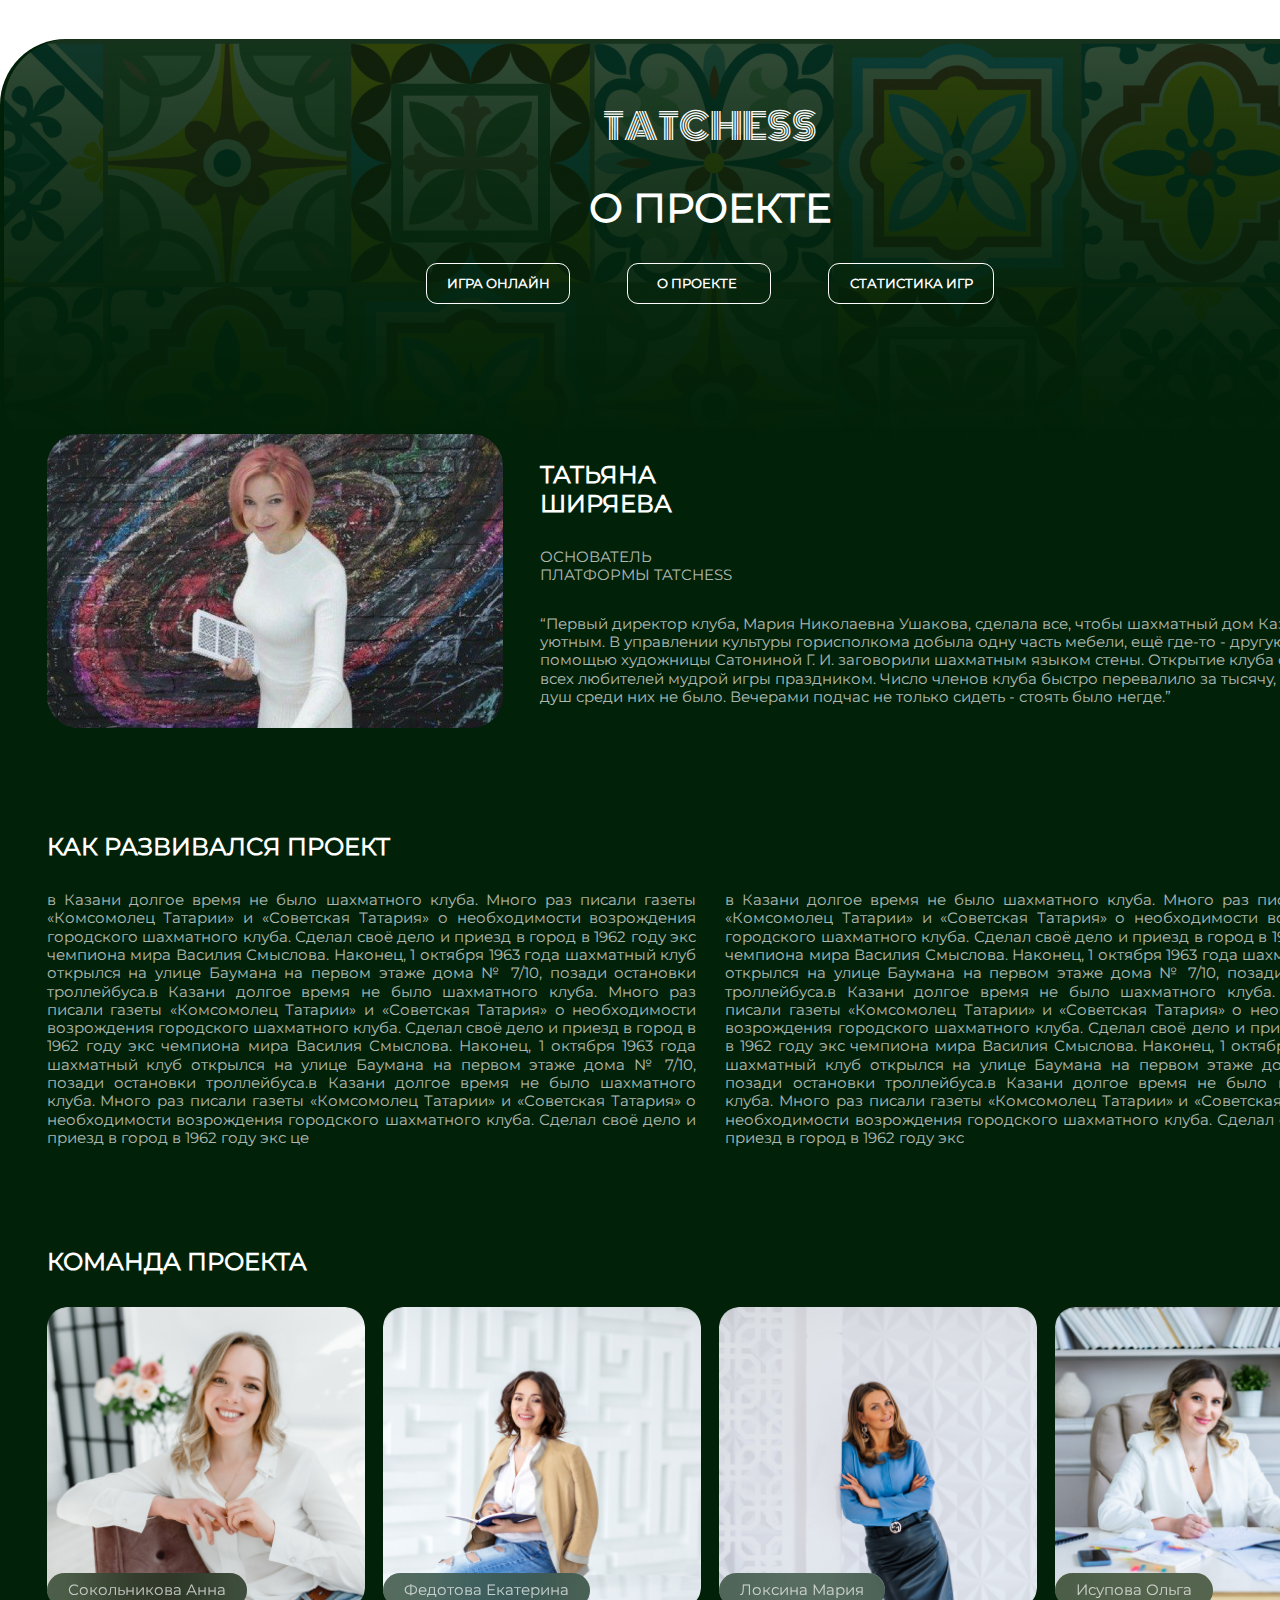
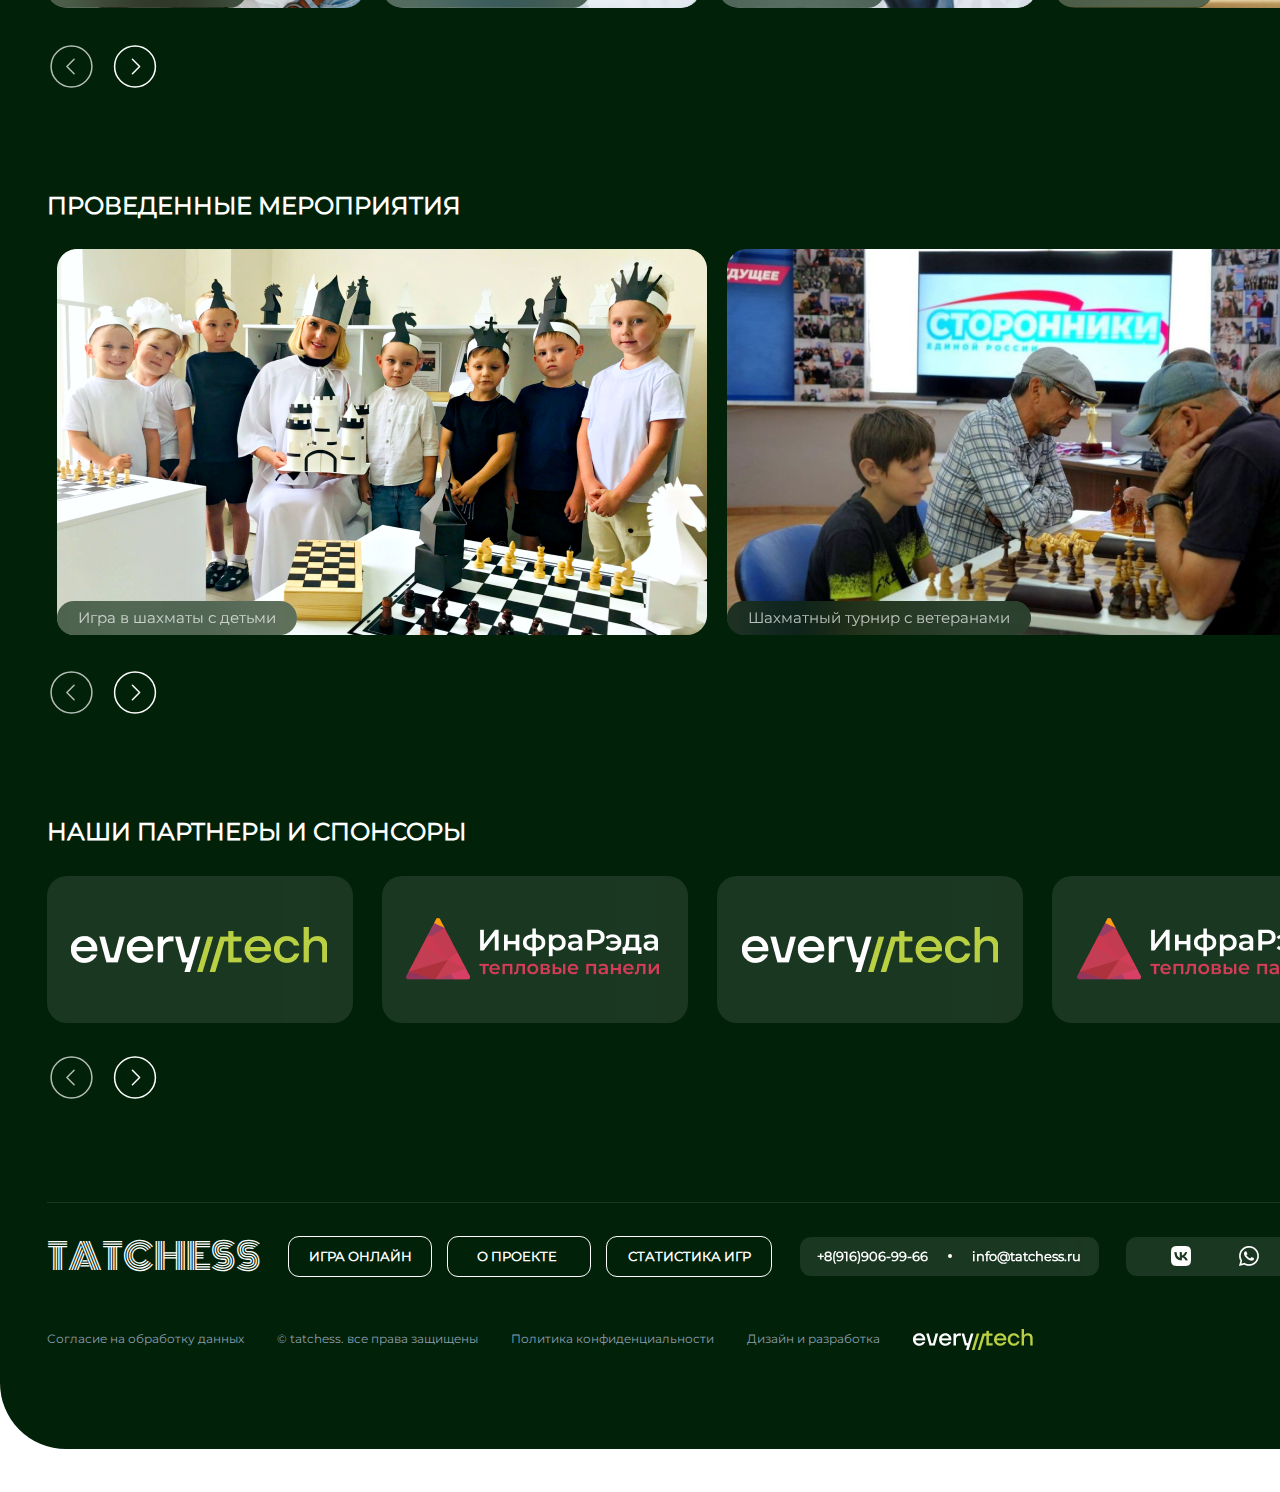
<file: pages/tatiana.html>
<!DOCTYPE html>
<html lang="ru">

<head>
    <meta charset="UTF-8">
    <meta name="viewport" content="width=device-width, initial-scale=1.0">
    <title>О ПРОЕКТЕ</title>
    <link rel="stylesheet" href="../assets/css/style.css">
    <link rel="shortcut icon" href="../assets/media/favicon/T.png" type="image/x-icon">
</head>

<body class="container">
    <div class="tatiana_backgr_2"></div>
    <div class="stats_backgr">
        <header class="logo">TATCHESS</header>
        <div class="stats_banner">
            <div class="banner_title">
                <h1>О ПРОЕКТЕ</h1>
            </div>
            <div class="stats_buttons">
                <a href="../pages/game_online.html" class="btn1">ИГРА ОНЛАЙН</a>
                <a href="../pages/tatiana.html" class="btn2">О ПРОЕКТЕ</a>
                <a href="../pages/game_stats.html" class="btn3">СТАТИСТИКА ИГР</a>
            </div>
        </div>
        <!-- tatiana start -->

        <div class="tatiana container_2 mt-100">
            <div class="tatiana_left">
                <img src="../assets/media/tatiana/tatiana.png" alt="Татьяна Ширяева">
            </div>
            <div class="tatiana_right">
                <h2>ТАТЬЯНА <br>ШИРЯЕВА </h2>
                <p>ОСНОВАТЕЛЬ <br>ПЛАТФОРМЫ TATCHESS</p>
                <P>“Первый директор клуба, Мария Николаевна Ушакова, сделала все, чтобы шахматный дом Казани стал
                    уютным. В управлении культуры горисполкома добыла одну часть мебели, ещё где-то - другую. С помощью
                    художницы Сатониной Г. И. заговорили шахматным языком стены. Открытие клуба стало для всех любителей
                    мудрой игры праздником. Число членов клуба быстро перевалило за тысячу, и мёртвых душ среди них не
                    было. Вечерами подчас не только сидеть - стоять было негде.”</P>
            </div>
        </div>

        <!-- tatiana end -->

        <!-- project_development start -->

        <div class="project_development container_2 mt-100">
            <h2>КАК РАЗВИВАЛСЯ ПРОЕКТ</h2>
            <div class="project_info">
                <div class="project_left">
                    <p>в Казани долгое время не было шахматного клуба. Много раз писали газеты «Комсомолец Татарии» и
                        «Советская Татария» о необходимости возрождения городского шахматного клуба. Сделал своё дело и
                        приезд в
                        город в 1962 году экс чемпиона мира Василия Смыслова. Наконец, 1 октября 1963 года шахматный
                        клуб
                        открылся на улице Баумана на первом этаже дома № 7/10, позади остановки троллейбуса.в Казани
                        долгое
                        время не было шахматного клуба. Много раз писали газеты «Комсомолец Татарии» и «Советская
                        Татария» о
                        необходимости возрождения городского шахматного клуба. Сделал своё дело и приезд в город в 1962
                        году экс
                        чемпиона мира Василия Смыслова. Наконец, 1 октября 1963 года шахматный клуб открылся на улице
                        Баумана на
                        первом этаже дома № 7/10, позади остановки троллейбуса.в Казани долгое время не было шахматного
                        клуба.
                        Много раз писали газеты «Комсомолец Татарии» и «Советская Татария» о необходимости возрождения
                        городского шахматного клуба. Сделал своё дело и приезд в город в 1962 году экс це</p>
                </div>
                <div class="project_right">
                    <p>в Казани долгое время не было шахматного клуба. Много раз писали газеты «Комсомолец Татарии» и
                        «Советская Татария» о необходимости возрождения городского шахматного клуба. Сделал своё дело и
                        приезд в город в 1962 году экс чемпиона мира Василия Смыслова. Наконец, 1 октября 1963 года
                        шахматный клуб открылся на улице Баумана на первом этаже дома № 7/10, позади остановки
                        троллейбуса.в Казани долгое время не было шахматного клуба. Много раз писали газеты «Комсомолец
                        Татарии» и «Советская Татария» о необходимости возрождения городского шахматного клуба. Сделал
                        своё дело и приезд в город в 1962 году экс чемпиона мира Василия Смыслова. Наконец, 1 октября
                        1963 года шахматный клуб открылся на улице Баумана на первом этаже дома № 7/10, позади остановки
                        троллейбуса.в Казани долгое время не было шахматного клуба. Много раз писали газеты «Комсомолец
                        Татарии» и «Советская Татария» о необходимости возрождения городского шахматного клуба. Сделал
                        своё дело и приезд в город в 1962 году экс </p>
                </div>
            </div>
        </div>

        <!-- project_development end -->

        <!-- team_project start -->

        <div class="team_project container_2 mt-100">
            <h2>КОМАНДА ПРОЕКТА</h2>
            <div class="team_list">
                <div class="team">
                    <img src="../assets/media/team_project/anna.png" alt="">
                    <div class="team_name">
                        <p>Сокольникова Анна</p>
                    </div>
                </div>
                <div class="team">
                    <img src="../assets/media/team_project/katya.png" alt="">
                    <div class="team_name">
                        <p>Федотова Екатерина</p>
                    </div>
                </div>
                <div class="team">
                    <img src="../assets/media/team_project/maria.png" alt="">
                    <div class="team_name">
                        <p>Локсина Мария</p>
                    </div>
                </div>
                <div class="team">
                    <img src="../assets/media/team_project/olga.png" alt="">
                    <div class="team_name">
                        <p>Исупова Ольга</p>
                    </div>
                </div>
                <div class="team">
                    <img src="../assets/media/team_project/anna.png" alt="">
                    <div class="team_name">
                        <p>Сокольникова Анна</p>
                    </div>
                </div>
                <div class="team">
                    <img src="../assets/media/team_project/katya.png" alt="">
                    <div class="team_name">
                        <p>Федотова Екатерина</p>
                    </div>
                </div>
                <div class="team">
                    <img src="../assets/media/team_project/maria.png" alt="">
                    <div class="team_name">
                        <p>Локсина Мария</p>
                    </div>
                </div>
            </div>
        </div>
        <div class="partner_arrows container_2">
            <img src="../assets/media/partners/arrow_left.svg" alt="Назад" class="team-left-arrow">
            <img src="../assets/media/partners/arrow_right.svg" alt="Далее" class="team-right-arrow">
        </div>

        <script>
            document.addEventListener('DOMContentLoaded', () => {
                const teams = document.querySelectorAll('.team'); // Все блоки с командой
                const leftArrow = document.querySelector('.team-left-arrow');
                const rightArrow = document.querySelector('.team-right-arrow');
                let currentIndex = 0;
                const itemsPerView = 4; // Количество отображаемых элементов

                // Функция для отображения элементов
                function showTeams() {
                    teams.forEach((team, index) => {
                        team.style.display = 'none'; // Скрыть все элементы
                        if (index >= currentIndex && index < currentIndex + itemsPerView) {
                            team.style.display = 'block';
                        }
                    });
                }

                // Обработчик клика для правой стрелки
                rightArrow.addEventListener('click', () => {
                    if (currentIndex + itemsPerView < teams.length) {
                        currentIndex++;
                    } else {
                        currentIndex = 0; // Начать с начала
                    }
                    showTeams();
                });

                // Обработчик клика для левой стрелки
                leftArrow.addEventListener('click', () => {
                    if (currentIndex > 0) {
                        currentIndex--;
                    } else {
                        currentIndex = teams.length - itemsPerView; // Перейти к последним элементам
                    }
                    showTeams();
                });

                // Инициализация
                showTeams();
            });
        </script>


        <!-- team_project end -->

        <!-- events start -->

        <div class="events container_2 mt-100">
            <h2>ПРОВЕДЕННЫЕ МЕРОПРИЯТИЯ</h2>
            <div class="slider-wrapper">
                <!-- Слайдер -->
                <div class="events_photos" id="slider">
                    <div class="events_slide">
                        <div class="left_photo">
                            <img src="../assets/media/events/left_photo.png" alt="">
                            <div class="team_name">
                                <p>Игра в шахматы с детьми</p>
                            </div>
                        </div>
                    </div>
                    <div class="events_slide">
                        <div class="right_photo">
                            <img src="../assets/media/events/right_photo.png" alt="">
                            <div class="team_name">
                                <p>Шахматный турнир с ветеранами</p>
                            </div>
                        </div>
                    </div>
                    <!-- Дополнительные слайды -->
                    <div class="events_slide">
                        <div class="left_photo">
                            <img src="../assets/media/events/left_photo 1 (1).png" alt="">
                            <div class="team_name">
                                <p>...</p>
                            </div>
                        </div>
                    </div>
                    <div class="events_slide">
                        <div class="right_photo">
                            <img src="../assets/media/events/left_photo.png" alt="">
                            <div class="team_name">
                                <p>...</p>
                            </div>
                        </div>
                    </div>
                </div>
            </div>
            <!-- Кнопки для навигации -->
            <div class="partner_arrows container_2">
                <img src="../assets/media/partners/arrow_left.svg" alt="Назад" class="arrow prev"
                    onclick="moveSlide(-1)">
                <img src="../assets/media/partners/arrow_right.svg" alt="Далее" class="arrow next"
                    onclick="moveSlide(1)">
            </div>
        </div>


        <script>
            let currentIndex = 0;

            function moveSlide(n) {
                const slider = document.getElementById("slider");
                const slides = document.getElementsByClassName("events_slide");

                const totalSlides = slides.length;
                const visibleSlides = 2; // Отображается 2 слайда

                currentIndex += n;

                // Ограничения для прокрутки
                if (currentIndex < 0) currentIndex = totalSlides - visibleSlides;
                if (currentIndex > totalSlides - visibleSlides) currentIndex = 0;

                const offset = -currentIndex * (100 / visibleSlides); // Сдвиг на 1 слайд
                slider.style.transform = `translateX(${offset}%)`;
            }

            // Инициализация
            document.addEventListener("DOMContentLoaded", () => {
                moveSlide(0); // Показать начальные слайды
            });

        </script>

        <!-- events end -->

        <!-- partners start -->

        <div class="partners container_2 mt-100">
            <h2>НАШИ ПАРТНЕРЫ И СПОНСОРЫ</h2>
            <div class="slider">
                <div class="slider-container">
                    <div class="slider-track">
                        <div class="slide"><img src="../assets/media/partners/everytech.png" alt="everytech"></div>
                        <div class="slide"><img src="../assets/media/partners/infraRada.png" alt="ИнфраРед"></div>
                        <div class="slide"><img src="../assets/media/partners/everytech.png" alt="everytech"></div>
                        <div class="slide"><img src="../assets/media/partners/infraRada.png" alt="ИнфраРед"></div>
                        <div class="slide"><img src="../assets/media/partners/everytech.png" alt="everytech"></div>
                        <div class="slide"><img src="../assets/media/partners/infraRada.png" alt="ИнфраРед"></div>
                    </div>
                </div>
            </div>
            <div class="partner_arrows">
                <img src="../assets/media/partners/arrow_left.svg" alt="Назад" class="arrow left-arrow" id="prevBtn">
                <img src="../assets/media/partners/arrow_right.svg" alt="Далее" class="arrow right-arrow" id="nextBtn">
            </div>
        </div>
        <script>
            document.addEventListener("DOMContentLoaded", () => {
                const sliderTrack = document.querySelector('.slider-track');
                const slides = document.querySelectorAll('.slide');
                const prevBtn = document.getElementById('prevBtn');
                const nextBtn = document.getElementById('nextBtn');

                let index = 0;
                const slidesToShow = 4; // Количество отображаемых слайдов
                const slideWidth = 81 / slidesToShow; // Ширина одного слайда в %

                // Установка ширины для слайдов
                sliderTrack.style.width = `${slides.length * slideWidth}%`;
                slides.forEach(slide => {
                    slide.style.width = `${slideWidth}%`;
                });

                // Переход к следующему слайду
                nextBtn.addEventListener('click', () => {
                    if (index < slides.length - slidesToShow) {
                        index++;
                    } else {
                        index = 0; // Возврат в начало
                    }
                    updateSlider();
                });

                // Переход к предыдущему слайду
                prevBtn.addEventListener('click', () => {
                    if (index > 0) {
                        index--;
                    } else {
                        index = slides.length - slidesToShow; // Переход в конец
                    }
                    updateSlider();
                });

                // Обновление позиции слайдов
                function updateSlider() {
                    sliderTrack.style.transform = `translateX(-${index * slideWidth}%)`;
                }
            });

        </script>

        <!-- partners end -->

        <!-- footer start -->
        <footer class="container_2 mt-100">
            <div class="footer_line"></div>
            <div class="footer_menu">
                <div class="footer_logo">TATCHESS</div>
                <div class="footer_buttons">
                    <a href="../pages/game_online.html" class="btn1">ИГРА ОНЛАЙН</a>
                    <a href="../pages/tatiana.html" class="btn2">О ПРОЕКТЕ</a>
                    <a href="../pages/game_stats.html" class="btn3">СТАТИСТИКА ИГР</a>
                </div>
                <div class="contact_block">
                    <a href="tel:+79169069966">+8(916)906-99-66</a>
                    <div class="circle"></div>
                    <a href="mailto:info@tatchess.ru">info@tatchess.ru</a>
                </div>
                <div class="social_icons">
                    <img src="../assets/media/footer/vk.png" alt="VK">
                    <img src="../assets/media/footer/ws.png" alt="WhatsApp">
                    <img src="../assets/media/footer/tg.png" alt="Telegram">
                </div>
            </div>
            <div class="footer_bottom_menu">
                <a href="#">Согласие на обработку данных</a>
                <a href="#">© tatchess. все права защищены</a>
                <a href="#">Политика конфиденциальности</a>
                <a href="#">Дизайн и разработка</a>
                <img src="../assets/media/footer/everytech.png" alt="EveryTech">
            </div>
        </footer>

        <!-- footer end -->
    </div>
</body>

</html>
</file>
<file: assets/css/style.css>
* {
    margin: 0;
    padding: 0;
    text-decoration: none;
    box-sizing: border-box;
    outline: none;
    transition: 0.3s;
    font-family: "Montserrat";
}

.container {
    max-width: 1420px;
    margin: 0 auto;
}

.container_2 {
    max-width: 1327px;
    margin: 0 auto;
}

.mt-100 {
    margin-top: 100px;
}

@font-face {
    font-family: "Montserrat";
    src: url(../fonts/Montserrat.ttf);
    font-weight: 400;
}

@font-face {
    font-family: "Monoton";
    src: url(../fonts/Monoton.ttf);
    font-weight: 400;
}

/* header start */

.logo {
    padding-top: 59px;
    font-family: "Monoton";
    font-size: 36px;
    text-align: center;
    line-height: 56.04px;
    color: white;
}

/* header end */

/* banner start */

.backgr {
    margin-top: 39px;
    background: linear-gradient(180deg, rgba(1, 33, 8, 0) 2.9%, #012108 100%), url(../media/banner/banner.png);
    filter: drop-shadow(0px 4px 4px rgba(0, 0, 0, 0.25));
    border-top-left-radius: 60px;
    border-top-right-radius: 60px;
    background-repeat: no-repeat;
    background-size: cover;
    width: 1420px;
    height: 735px;
}

.backgr_2 {
    background-color: #012108;
    position: absolute;
    width: 1420px;
    height: 3320px;
    z-index: -110;
    border-radius: 66px;
}

.banner_title h1 {
    margin-top: 30px;
    color: white;
    font-size: 40px;
    font-weight: 700;
    line-height: 48.76px;
    text-align: center;
}

.buttons {
    display: flex;
    justify-content: center;
    gap: 57px;
    margin-top: 30px;
    margin-bottom: 200px;
}

.btn1 {
    width: 144px;
    padding: 11.5px 16px;
    border-radius: 11px;
    border: 1px solid white;
    font-size: 13px;
    font-weight: bold;
    color: white;
    background: none;
    cursor: pointer;
    text-align: center;
}

.btn2 {
    width: 144px;
    padding: 11.5px 29px;
    border-radius: 11px;
    border: 1px solid white;
    font-size: 13px;
    font-weight: bold;
    color: white;
    background: none;
    cursor: pointer;
}

.btn3 {
    padding: 11.5px 20.5px;
    border-radius: 11px;
    border: 1px solid white;
    font-size: 13px;
    font-weight: bold;
    color: white;
    background: none;
    cursor: pointer;
}

.btn1:hover {
    transform: scale(1.1);
    background-color: white;
    color: #012108;
}

.btn2:hover {
    transform: scale(1.1);
    background-color: white;
    color: #012108;
}

.btn3:hover {
    transform: scale(1.1);
    background-color: white;
    color: #012108;
}

/* banner end */

/* chess_story start */

.chess_story {
    display: flex;
    justify-content: space-between;
    align-items: center;
    gap: 81px;
}

h2 {
    color: white;
    font-size: 24px;
    font-weight: 700;
    line-height: 29.26px;
}

.chess_story_left {
    display: flex;
    flex-direction: column;
    gap: 30px;
}

p {
    color: rgba(255, 255, 255, 0.7);
    font-size: 15px;
    font-weight: 500;
    line-height: 18.29px;
}

/* chess_story end */

/* chess_today start */

.chess_today {
    padding-top: 170px;
    display: flex;
    justify-content: space-between;
    align-items: center;
    gap: 75px;
}

.chess_today_right {
    display: flex;
    flex-direction: column;
    gap: 30px;
    text-align: right;
}

/* chess_today end */

/* tatiana start */

.tatiana {
    display: flex;
    justify-content: space-between;
    align-items: center;
    gap: 37px;
}

.tatiana_right {
    display: flex;
    flex-direction: column;
    gap: 30px;
}

/* tatiana end */

/* years start */

.years {
    display: flex;
    align-items: center;
    gap: 43px;
}

.years_left {
    display: flex;
    flex-direction: column;
    gap: 9px;
    width: 100px;
}

.years_left h1 {
    font-size: 48px;
    font-weight: 700;
    line-height: 43.51px;
    color: white;
    cursor: pointer;
}

.years_left h2 {
    cursor: pointer;
    font-size: 36px;
    font-weight: 500;
    line-height: 43.88px;
    color: rgba(255, 255, 255, 0.7);
}

.years_left h3 {
    cursor: pointer;
    font-size: 32px;
    font-weight: 500;
    line-height: 39.01px;
    color: rgba(255, 255, 255, 0.7);
}

.years_left h4 {
    cursor: pointer;
    font-size: 24px;
    font-weight: 500;
    line-height: 29.26px;
    color: rgba(255, 255, 255, 0.7);
}

.selected {
    font-size: 48px;
    /* Размер шрифта для выделенного элемента */
    font-weight: 700;
    line-height: 58.51px;
    color: white;
}

.years_right {
    display: flex;
    flex-direction: column;
    gap: 18px;
}

/* years end */

/* years_images start*/

.years_images_block {
    display: flex;
    justify-content: space-between;
    align-items: center;
}

.years_images_block img {
    cursor: pointer;
}

figcaption {
    text-align: center;
    color: white;
    font-size: 16px;
    font-weight: 600;
    line-height: 19.5px;
    color: rgba(255, 255, 255, 0.7);
    margin-top: 10px;
}

.active {
    text-align: center;
    color: white;
    font-size: 16px;
    font-weight: 600;
    line-height: 19.5px;
    margin-top: 10px;
}

/* years_images end*/


/* partners start*/

.partner_blocks {
    margin-top: 30px;
    display: flex;
    justify-content: space-between;
    gap: 29px;
    margin-bottom: 30px;
}

.partner_block {
    display: none;
    /* Скрываем все блоки по умолчанию */
    align-items: center;
    justify-content: center;
    width: 311px;
    height: 147px;
    backdrop-filter: blur(33.400001525878906px);
    background: #FFFFFF1A;
    border-radius: 20px;
    cursor: pointer;
    transition: opacity 0.5s ease;
    /* Плавный переход для opacity */
}

.partner_block.active {
    display: flex;
    /* Показываем только активные блоки */
}

.partner_block:hover {
    backdrop-filter: blur(33.400001525878906px);
    background: #6e62621a;
    transition: 0.3s;
}

.partner_arrows {
    display: flex;
    gap: 14.5px;
}

.partner_arrows img {
    cursor: pointer;
}

.partner_arrows img:hover {
    transform: scale(1.1);
}



.slider {
    display: flex;
    align-items: center;
    justify-content: center;
    position: relative;
    overflow: hidden;
}

/* Контейнер для слайдов */
.slider-container {
    overflow: hidden;
    width: 100%;
}

.slider-track {
    margin-top: 30px;
    display: flex;
    justify-content: space-between;
    gap: 29px;
    margin-bottom: 30px;
    transition: transform 0.5s ease-in-out;
}

.slide {
    display: flex;
    align-items: center;
    justify-content: center;
    width: 311px;
    height: 147px;
    backdrop-filter: blur(33.400001525878906px);
    background: #FFFFFF1A;
    border-radius: 20px;
    cursor: pointer;
    transition: opacity 0.5s ease;
    flex: 0 0 19%;
}

/* partners end*/

/* footer start */

footer {
    padding-bottom: 39px;
}

.footer_line {
    width: 1327px;
    height: 1px;
    background: rgba(255, 255, 255, 0.1);
    margin-bottom: 25px;
}

.footer_menu {
    display: flex;
    justify-content: space-between;
    align-items: center;
}

.footer_logo {
    font-family: "Monoton";
    font-size: 36px;
    text-align: center;
    line-height: 56.04px;
    color: white;
}

.footer_buttons {
    display: flex;
    gap: 15px;
}

.footer_buttons .btn1,
.btn2,
.btn3 {
    cursor: pointer;
}

.contact_block {
    display: flex;
    justify-content: center;
    align-items: center;
    gap: 20px;
    width: 299px;
    height: 39px;
    background: rgba(255, 255, 255, 0.1);
    backdrop-filter: blur(17px);
    border-radius: 11px;
}

.contact_block a {
    font-style: normal;
    font-weight: 700;
    font-size: 13px;
    line-height: 16px;
    color: #FFFFFF;
}

.circle {
    width: 4px;
    height: 4px;
    border-radius: 50%;
    background-color: white;
}

.social_icons {
    display: flex;
    justify-content: center;
    align-items: center;
    gap: 48px;
    width: 247px;
    height: 39px;
    background: rgba(255, 255, 255, 0.1);
    backdrop-filter: blur(17px);
    border-radius: 11px;
}

.social_icons img {
    cursor: pointer;
}

.footer_bottom_menu {
    margin-top: 45px;
    margin-bottom: 103px;
    display: flex;
    align-items: center;
    gap: 33px;
}

.footer_bottom_menu a {
    font-style: normal;
    font-weight: 400;
    font-size: 12px;
    line-height: 120%;
    color: #8C9EB0;
}

/* footer end */


/* Game stats */

.stats_backgr {
    margin-top: 39px;
    width: 1420px;
    height: 414px;
    background: linear-gradient(180deg, rgba(1, 33, 8, 0) 2.9%, #012108 100%), url(../media/banner/banner.png);
    border-radius: 66px;
}

.stats_backgr_2 {
    position: absolute;
    background-color: #012108;
    width: 1420px;
    height: 1670px;
    z-index: -110;
    border-radius: 66px;
}

.stats_banner {
    display: flex;
    align-items: center;
    justify-content: center;
    flex-direction: column;
}

.stats_buttons {
    display: flex;
    justify-content: center;
    gap: 57px;
    margin-top: 30px;
    margin-bottom: 30px;
}

.year_switcher {
    margin-top: 20px;
    display: flex;
    align-items: center;
    padding: 10px 26px;
    gap: 20px;
    width: 493px;
    height: 56px;
    background: rgba(255, 255, 255, 0.1);
    backdrop-filter: blur(14.8px);
    border-radius: 11px;
}

.year_button {
    background: none;
    border: none;
    color: white;
    font-size: 16px;
    font-weight: 500;
    padding: 5px 10px;
    border-radius: 6px;
    cursor: pointer;
    transition: all 0.3s ease;
}

.year_button:hover {
    color: white;
}

.year_button.year_active {
    background: rgba(255, 255, 255, 0.2);
    color: white;
    font-weight: 600;
}


.stats_search {
    display: flex;
    justify-content: center;
    align-items: center;
    gap: 10px;
    margin-top: 30px;
    width: 493px;
    height: 34px;
    background: rgba(255, 255, 255, 0.1);
    border-radius: 6px;
    position: relative;
}

.stats_search img {
    width: 20px;
    height: 20px;
    position: absolute;
    right: 120px;
    cursor: pointer;
}

.stats_search input {
    background: none;
    width: 100%;
    /* Растягиваем input */
    height: 34px;
    border: none;
    color: white;
    font-size: 16px;
    font-weight: 500;
    text-align: center;
    /* Текст по центру */
}

.stats_search input::placeholder {
    color: rgba(255, 255, 255, 0.7);
    /* Легкая прозрачность для текста */
}



/* таблица со статистикой */

.stats_info {
    margin-top: 60px;
    height: 818px;
    border: 1px solid #FFFFFF;
    backdrop-filter: blur(28.65px);
    border-radius: 32px;
}

.stats_places_block {
    padding: 70px 260px;
}


.table-container {
    width: 802px;
}

.table-container table {
    margin-top: 90px;
    width: 802px;
    border-collapse: collapse;
}

.table-container td {
    vertical-align: baseline;
    padding-top: 23px;
    position: relative;
    border-bottom: 1px solid #034111;
}

.table-container tr {
    border-bottom: none;
}

.table-container td.position {
    border-bottom: none;
}

.position {
    color: rgba(255, 255, 255, 0.7);
    font-weight: 500;
    font-size: 20px;
}

.name {
    color: #FFF;
}

.wins {
    min-width: 84px;
    position: absolute;
    color: #FFF;
    padding: 3px 5px;
    background: #006616;
    border-radius: 5px 5px 5px 0px;
    display: flex;
    align-items: center;
    justify-content: center;
    font-size: 15px;
    right: 215px;
    top: 22px;
    white-space: nowrap;
    font-weight: 500;
}

.losses {
    min-width: 124px;
    position: absolute;
    color: #FFF;
    padding: 3px 5px;
    background: #750000;
    border-radius: 5px 5px 5px 0px;
    display: flex;
    align-items: center;
    justify-content: center;
    font-size: 15px;
    white-space: nowrap;
    right: 85px;
    top: 22px;
    font-weight: 500;
}

.draws {
    min-width: 76px;
    position: absolute;
    color: #FFF;
    padding: 3px 5px;
    background: #828282;
    border-radius: 5px 5px 5px 0px;
    display: flex;
    align-items: center;
    justify-content: center;
    font-size: 15px;
    font-weight: 500;
    white-space: nowrap;
    right: 0px;
    top: 22px;
}

/* page_tatiana start */

.tatiana_backgr_2 {
    position: absolute;
    background-color: #012108;
    width: 1420px;
    height: 3010px;
    z-index: -110;
    border-radius: 66px;
}

/* project_development start */

.project_info {
    margin-top: 30px;
    display: flex;
    justify-content: space-between;
    align-items: center;
    gap: 29px;
}

.project_left p {
    text-align: justify;
}

.project_right p {
    text-align: justify;
}

/* project_development end */


/* team_project start */

.team_project {
    padding-bottom: 30px;
}

.team_list {
    margin-top: 30px;
    display: flex;
    overflow: hidden;
    justify-content: space-between;
    gap: 10px;
}

.team {
    min-width: 24%;
    /* Отображаем 4 элемента */
    transition: transform 0.5s ease;
    opacity: 1;
    position: relative;
}

.team img {
    width: 100%;
    border-radius: 20px;
}

.team_name {
    position: absolute;
    bottom: 4px;
    padding: 8px 21px;
    color: white;
    background-color: rgba(1, 33, 8, 0.6);
    backdrop-filter: blur(32.25px);
    border-radius: 20px;
}


/* team_project end */

/* events start */


/* Стили для слайдера */
.slider-wrapper {
    overflow: hidden;
    width: 100%;
    position: relative;
    margin-bottom: 29px;
}

.events_photos {
    display: flex;
    transition: transform 0.5s ease-in-out;
    margin-top: 29px;
    /* Анимация прокрутки */
}

.events_slide {
    flex: 0 0 47%;
    padding: 0 10px;
    /* Отступы между слайдами */
}

.team_name {

    margin-top: 10px;
    font-size: 1em;
    color: #333;
}

/* events end */


/* page_tatiana end */

/* game_online start */

.game_online_backgr_2 {
    position: absolute;
    background-color: #012108;
    width: 1420px;
    height: 1070px;
    z-index: -110;
    border-radius: 66px;
}

.game_online_title h2 {
    margin-top: 60px;
    font-size: 36px;
    font-weight: 700;
    line-height: 43.88px;
    text-align: center;
}

.game_blocks {
    margin-top: 50px;
    display: flex;
    justify-content: space-between;
    align-items: center;
}

.left_game_block {
    padding: 32px 50px;
    width: 650px;
    height: 277px;
    background: linear-gradient(102.38deg, rgba(0, 24, 6, 0.29) 11.23%, #002709 92.4%);
    border: 1px solid #FFFFFF;
    border-radius: 20px;
}

.game_block_info {
    display: flex;
    justify-content: space-between;
    align-items: center;
}

.text_left h3 {
    font-size: 32px;
    font-weight: 700;
    line-height: 39.01px;
    color: white;

}

.text_left p {
    font-size: 13px;
    font-weight: 700;
    line-height: 15.85px;
    color: #FFFFFFB2;
    margin-top: 5px;
    margin-bottom: 65px;
}

.game_btn {
    padding: 11.5px 20.5px;
    border-radius: 11px;
    border: 1px solid white;
    font-size: 13px;
    font-weight: bold;
    color: white;
    background: none;
    cursor: pointer;
}

.game_btn:hover {
    transform: scale(1.1);
    background-color: white;
    color: #012108;
}

.right_game_block {
    padding: 32px 50px;
    width: 650px;
    height: 277px;
    background: linear-gradient(102.38deg, rgba(0, 24, 6, 0.29) 11.23%, #002709 92.4%);
    border: 1px solid #FFFFFF;
    border-radius: 20px;
}

.text_right h3 {
    font-size: 32px;
    font-weight: 700;
    line-height: 39.01px;
    color: white;
}

.text_right p {
    font-size: 13px;
    font-weight: 700;
    line-height: 15.85px;
    color: #FFFFFFB2;
    margin-top: 5px;
    margin-bottom: 36px;
}

/* game_online end */

/* game_chess page start */

.game_chess_backgr_2 {
    position: absolute;
    background-color: #012108;
    width: 1420px;
    height: 2060px;
    z-index: -110;
    border-radius: 66px;
}

.game_online_title h2 {
    font-size: 36px;
    color: white;
    font-weight: 700;
    line-height: 29.26px;
    text-align: center;
}

.game_online_title h3 {
    margin-top: 15px;
    margin-bottom: 82px;
    color: #FFFFFFB2;
    font-size: 24px;
    font-weight: 700;
    line-height: 29.26px;
    text-align: center;
}

.game_menu {
    display: flex;
    justify-content: space-between;

}

.table {
    width: 200px;
}

table {
    border-collapse: collapse;
    width: 100%;
}

td {
    padding: 0px 3px;
    color: white;
    vertical-align: baseline;
    font-size: 20px;
}

.td_img {
    width: 37.06px;
    height: 39px;
}

td:nth-child(2) {
    border-bottom: 1px solid #034111;
}

.time_block {
    width: 188px;
}

.you h2 {
    font-size: 40px;
    font-weight: 700;
    line-height: 48.76px;
}

.you p {
    font-size: 16px;
    font-weight: 700;
    line-height: 19.5px;
    text-align: center;
    color: white;
    padding-right: 25px;
}

.opponent h2 {
    font-size: 40px;
    font-weight: 700;
    line-height: 48.76px;
    color: #FFFFFFB2;
}

.opponent p {
    font-size: 16px;
    font-weight: 700;
    line-height: 19.5px;
    text-align: center;
    color: #FFFFFFB2;
    padding-right: 25px;
}

.opponent {
    margin-top: 35px;
    margin-bottom: 40px;
}

.scan {
    display: flex;
    gap: 8px;
}

.scan p {
    font-size: 16px;
    font-weight: 700;
    line-height: 19.5px;
    text-align: left;
    color: white;
}

.btns {
    margin-top: 419px;
    flex-direction: column;
    display: flex;
    gap: 54px;
}

.chess_btn {
    padding: 11.5px 38.5px;
    border-radius: 11px;
    border: 1px solid white;
    font-size: 13px;
    font-weight: bold;
    color: white;
    background: none;
    cursor: pointer;
}

.chess_btn2 {
    padding: 11.5px 42px;
    border-radius: 11px;
    border: 1px solid white;
    font-size: 13px;
    font-weight: bold;
    color: white;
    background: none;
    cursor: pointer;
    opacity: 47%;
}

.chess_btn:hover {
    background-color: white;
    color: #012108;
}

.chess_btn2:hover{
    background-color: white;
    color: #012108;
    opacity: 100%;
}
</file>
